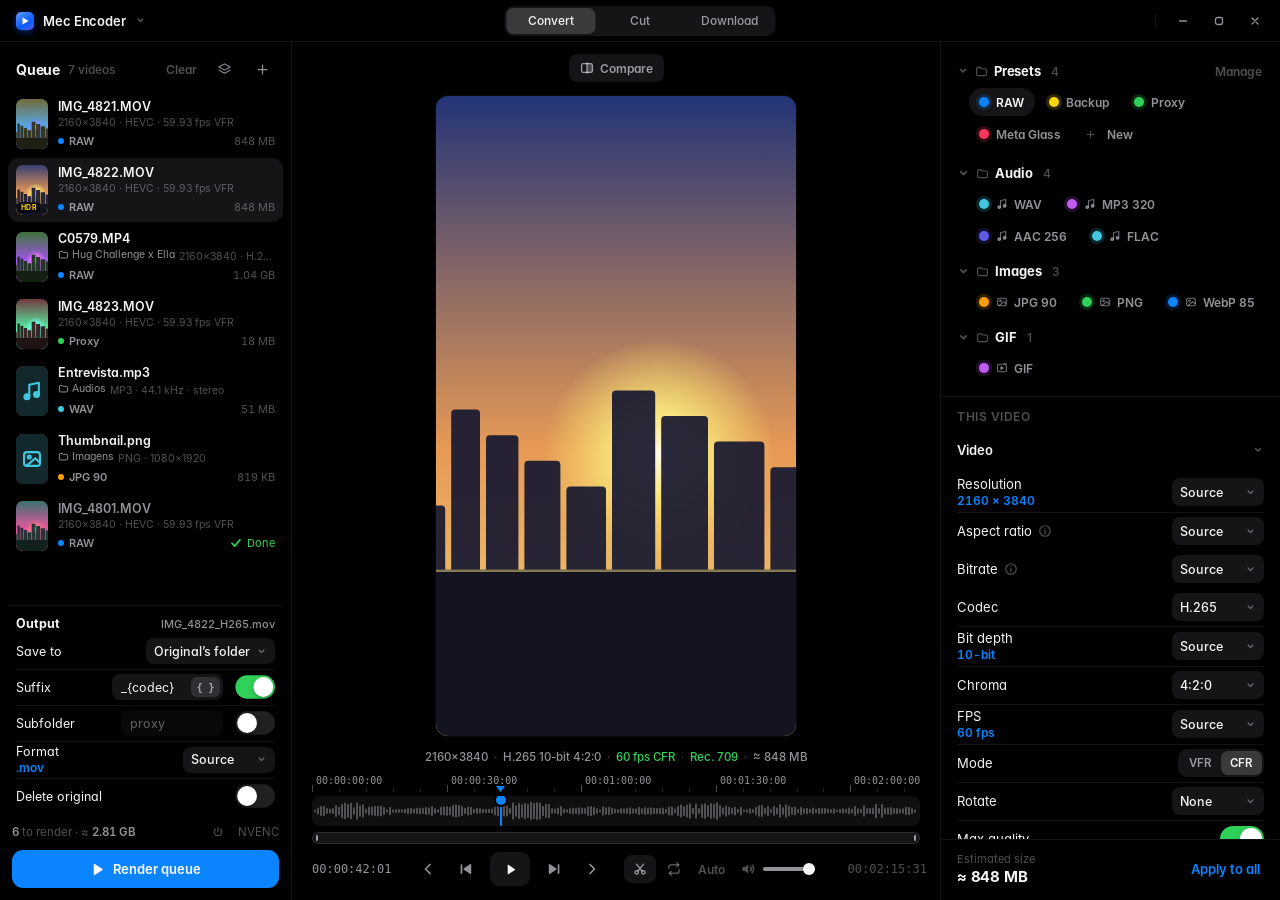
<file: app/ui/index.html>
<!doctype html>
<html lang="en" data-theme="dark" data-variant="2">
<head>
<meta charset="utf-8">
<meta name="viewport" content="width=device-width, initial-scale=1">
<title>Mec Encoder</title>
<link rel="stylesheet" href="style.css">
<link rel="stylesheet" href="v2.css">
<link rel="stylesheet" href="studio.css">
</head>
<body>
<div class="app" id="app">

  <!-- barra de título (controles no padrão do Windows, à direita) -->
  <div class="titlebar">
    <div class="drag" data-tauri-drag-region></div>
    <button class="tb-title" id="bAppMenu">
      <span class="logo"><svg viewBox="0 0 10 10" fill="currentColor"><path d="M2.5 1.6v6.8L8.6 5z"/></svg></span>
      Mec Encoder
      <svg class="chev" viewBox="0 0 12 12" fill="none" stroke="currentColor" stroke-width="1.6" stroke-linecap="round" stroke-linejoin="round"><path d="M3.5 4.5L6 7l2.5-2.5"/></svg>
    </button>
    <div class="tabs" id="tabs"><button data-view="conv" id="tConv"></button><button data-view="cut" id="tCut"></button><button data-view="dl" id="tDl"></button></div>
    <div class="tb-actions">
      <button class="update-pill" id="bUpdate" hidden><svg viewBox="0 0 16 16" fill="none" stroke="currentColor" stroke-width="1.6" stroke-linecap="round" stroke-linejoin="round"><path d="M8 2.5v8M4.5 7L8 10.5 11.5 7M3 13.5h10"/></svg><span></span></button>
<span class="tb-sep"></span>
      <div class="win">
        <button class="w-min" id="bMin"><svg viewBox="0 0 12 12"><path d="M2.5 6h7" stroke="currentColor" stroke-width="1.3" stroke-linecap="round"/></svg></button>
        <button class="w-max" id="bMax"><svg viewBox="0 0 12 12"><rect x="2.5" y="2.5" width="7" height="7" rx="2" fill="none" stroke="currentColor" stroke-width="1.3"/></svg></button>
        <button class="w-close" id="bClose"><svg viewBox="0 0 12 12"><path d="M3 3l6 6M9 3L3 9" stroke="currentColor" stroke-width="1.3" stroke-linecap="round"/></svg></button>
      </div>
    </div>
  </div>

  <div class="main">

    <!-- FILA -->
    <section class="card" id="queueCard">
      <div class="card-head"><h2 id="lQueue"></h2><span class="count" id="qCount"></span>
        <button class="link" id="bClearDone"></button>
        <button class="add-btn" id="bSetAll" data-menu="1"><svg viewBox="0 0 24 24" fill="none" stroke="currentColor" stroke-width="1.8" stroke-linecap="round" stroke-linejoin="round"><path d="M12 3l9 5-9 5-9-5z"/><path d="M3 13l9 5 9-5"/></svg></button>
        <button class="add-btn" id="bAdd"><svg viewBox="0 0 24 24" fill="none" stroke="currentColor" stroke-width="2" stroke-linecap="round"><path d="M12 5v14M5 12h14"/></svg></button>
      </div>
      <div class="all-drop" id="allDrop"><div class="all-drop-in"><svg viewBox="0 0 24 24" fill="none" stroke="currentColor" stroke-width="1.8" stroke-linecap="round" stroke-linejoin="round"><path d="M12 3l9 5-9 5-9-5z"/><path d="M3 13l9 5 9-5"/></svg><span id="lDropAll"></span></div></div>
      <div class="queue smooth" id="queue"><div class="sc" id="qList"></div></div>
      <div class="drop" id="drop">
        <svg viewBox="0 0 24 24" fill="none" stroke="currentColor" stroke-width="1.6" stroke-linecap="round" stroke-linejoin="round"><path d="M3 7.5A2.5 2.5 0 0 1 5.5 5H9l2 2h7.5A2.5 2.5 0 0 1 21 9.5v8a2.5 2.5 0 0 1-2.5 2.5h-13A2.5 2.5 0 0 1 3 17.5z"/><path d="M12 10.5v6M9.5 13l2.5-2.5 2.5 2.5"/></svg>
        <div class="drop-t"><b id="lDropTitle"></b><span id="lDropSub"></span></div>
      </div>
      <div class="out-panel" id="outPanel"></div>
      <div class="queue-foot">
        <div class="totals"><span id="tTotal"></span><button class="after-btn" id="bAfter" data-menu="1"></button><span id="tEta">NVENC · RTX</span></div>
        <button class="btn" id="bRender"><i class="fillbar" id="renderFill"></i>
          <svg viewBox="0 0 16 16" fill="currentColor"><path d="M4 2.6v10.8c0 .5.6.8 1 .5l8.3-5.4a.6.6 0 0 0 0-1L5 2.1c-.4-.3-1 0-1 .5z"/></svg>
          <span id="renderTxt"></span></button>
      </div>
    </section>

    <!-- PRÉVIA -->
    <section class="card preview" id="previewCard">
      <div class="pv-top">
        <div class="chips" id="chips"></div>
        <button class="cmp-btn" id="bCompare"><svg viewBox="0 0 16 16" fill="none" stroke="currentColor" stroke-width="1.5" stroke-linejoin="round"><rect x="1.8" y="3" width="12.4" height="10" rx="2"/><path d="M8 1.5v13"/><path d="M8 3h4.2a2 2 0 0 1 2 2v6a2 2 0 0 1-2 2H8z" fill="currentColor" stroke="none" opacity=".35"/></svg><span id="lCompare"></span></button>
      </div>
      <div class="stage"><div class="frame" id="frameIn" data-label=""></div><div class="frame" id="frame" data-label=""></div><div class="pv-stat" id="pvStat" hidden></div>
        <div class="play-badge tnum" id="playBadge" hidden></div>
        <div class="prep-box" id="prepBox" hidden></div>
        <div class="pv-empty" id="pvEmpty">
          <svg viewBox="0 0 48 48" fill="none" stroke="currentColor" stroke-width="1.6" stroke-linecap="round" stroke-linejoin="round"><rect x="13" y="5" width="22" height="38" rx="5"/><path d="M21 20.5v7l6-3.5z" fill="currentColor"/></svg>
          <span id="lPvEmpty"></span>
        </div>
      </div>
      <div class="pv-meta" id="pvMeta"></div>
      <div class="transport">
        <div class="ruler" id="ruler"><canvas></canvas><i class="rhead"></i></div>
        <div class="timeline" id="timeline"><div class="played"></div><canvas id="wave"></canvas><div class="trim" id="trimBox"></div><div class="tl-hint" id="tlHint" hidden></div><div class="head"></div></div>
        <div class="zscroll" id="zscroll"><div class="mini"></div><div class="zthumb"><b class="h l"></b><b class="h r"></b></div></div>
        <div class="controls">
          <span class="tc tnum" id="tcNow">00:00:00:00</span>
          <div class="mid">
            <button class="ctl trim-btn" id="bIn"><svg viewBox="0 0 16 16" fill="none" stroke="currentColor" stroke-width="1.7" stroke-linecap="round" stroke-linejoin="round"><path d="M6.5 2.5H4v11h2.5"/><path d="M9 8h4M11 6l2 2-2 2"/></svg><span id="lIn"></span></button>
            <button class="ctl" title="←"><svg viewBox="0 0 16 16" fill="none" stroke="currentColor" stroke-width="1.7" stroke-linecap="round" stroke-linejoin="round"><path d="M10 3.5L5.5 8l4.5 4.5"/></svg></button>
            <button class="ctl skip" id="bPrevEdit"><svg viewBox="0 0 16 16" fill="currentColor"><rect x="2.6" y="3.2" width="1.7" height="9.6" rx=".6"/><path d="M13.2 3.6v8.8c0 .5-.5.7-.9.5L5.6 8.5a.6.6 0 0 1 0-1l6.7-4.4c.4-.2.9 0 .9.5z"/></svg></button>
            <button class="ctl play" id="bPlay"><svg viewBox="0 0 16 16" fill="currentColor" id="playIco"><path d="M4.5 2.6v10.8c0 .5.6.8 1 .5l8-5.4a.6.6 0 0 0 0-1l-8-5.4c-.4-.3-1 0-1 .5z"/></svg></button>
            <button class="ctl skip" id="bNextEdit"><svg viewBox="0 0 16 16" fill="currentColor"><rect x="11.7" y="3.2" width="1.7" height="9.6" rx=".6"/><path d="M2.8 3.6v8.8c0 .5.5.7.9.5l6.7-4.4a.6.6 0 0 0 0-1L3.7 3.1c-.4-.2-.9 0-.9.5z"/></svg></button>
            <button class="ctl" title="→"><svg viewBox="0 0 16 16" fill="none" stroke="currentColor" stroke-width="1.7" stroke-linecap="round" stroke-linejoin="round"><path d="M6 3.5L10.5 8 6 12.5"/></svg></button>
            <button class="ctl trim-btn" id="bOut"><svg viewBox="0 0 16 16" fill="none" stroke="currentColor" stroke-width="1.7" stroke-linecap="round" stroke-linejoin="round"><path d="M9.5 2.5H12v11H9.5"/><path d="M7 8H3M5 6L3 8l2 2"/></svg><span id="lOut"></span></button>
            <button class="ctl trim-btn" id="bCut"><svg viewBox="0 0 16 16" fill="none" stroke="currentColor" stroke-width="1.5" stroke-linecap="round"><circle cx="4.2" cy="11.8" r="2"/><circle cx="11.8" cy="11.8" r="2"/><path d="M5.6 10.4L12 2.5M10.4 10.4L4 2.5"/></svg><span id="lNewCut"></span></button>
            <button class="ctl trim-btn crop-btn" id="bCrop"><svg viewBox="0 0 16 16" fill="none" stroke="currentColor" stroke-width="1.5" stroke-linecap="round" stroke-linejoin="round"><path d="M4.5 1.5v10h10"/><path d="M1.5 4.5h10v10"/></svg><span id="lCrop"></span></button>
            <button class="open-cut" id="bOpenCut"><svg viewBox="0 0 16 16" fill="none" stroke="currentColor" stroke-width="1.5" stroke-linecap="round"><circle cx="4.2" cy="11.8" r="2"/><circle cx="11.8" cy="11.8" r="2"/><path d="M5.6 10.4L12 2.5M10.4 10.4L4 2.5"/></svg><span id="lOpenCut"></span></button>
          </div>
          <div class="pl-tools">
            <button class="pl-skip" id="bSkip" hidden><svg viewBox="0 0 16 16" fill="none" stroke="currentColor" stroke-width="1.5" stroke-linecap="round" stroke-linejoin="round"><rect x="1.2" y="9.6" width="4" height="4" rx="1" fill="currentColor" stroke="none"/><rect x="10.8" y="9.6" width="4" height="4" rx="1" fill="currentColor" stroke="none"/><path d="M3.2 7.6C4 4 12 4 12.8 7.6"/><path d="M10.6 6.6l2.2 1 .6-2.3"/></svg><span id="lSkip"></span></button>
            <button class="pl-btn" id="bLoop"><svg viewBox="0 0 16 16" fill="none" stroke="currentColor" stroke-width="1.5" stroke-linecap="round" stroke-linejoin="round"><path d="M2.8 7.2V6.3a2.6 2.6 0 0 1 2.6-2.6h7.2"/><path d="M10.8 1.9l1.8 1.8-1.8 1.8"/><path d="M13.2 8.8v.9a2.6 2.6 0 0 1-2.6 2.6H3.4"/><path d="M5.2 14.1l-1.8-1.8 1.8-1.8"/></svg></button>
            <button class="pl-btn pl-q tnum" id="bQual" data-menu>Auto</button>
            <button class="pl-btn pl-rate tnum" id="bRate">1×</button>
            <button class="pl-btn pl-vol" id="bVol"><svg viewBox="0 0 16 16" fill="none" stroke="currentColor" stroke-width="1.5" stroke-linecap="round" stroke-linejoin="round"><path d="M2.4 6.1v3.8h2.5L8.2 12.6V3.4L4.9 6.1z" fill="currentColor" stroke="none"/><path class="w1" d="M10.4 6.1a2.7 2.7 0 0 1 0 3.8"/><path class="w2" d="M12.1 4.3a5.2 5.2 0 0 1 0 7.4"/><path class="mx" d="M10.6 6.2l3.4 3.6M14 6.2l-3.4 3.6"/></svg></button>
            <input type="range" class="vol-r" id="volR" min="0" max="100" step="1" value="100">
            <i class="meter" id="meter"><b></b><b></b></i>
          </div>
          <span class="tc end tnum" id="tcEnd">00:00:00:00</span>
        </div>
      </div>
    </section>

    <!-- INSPETOR -->
    <section class="card" id="inspector">
      <div class="card-head"><button class="fold-btn pf-main" id="bFoldPresets"><svg class="chev" viewBox="0 0 12 12" fill="none" stroke="currentColor" stroke-width="1.6" stroke-linecap="round" stroke-linejoin="round"><path d="M3.5 4.5L6 7l2.5-2.5"/></svg><svg class="fico" viewBox="0 0 16 16" fill="none" stroke="currentColor" stroke-width="1.4" stroke-linejoin="round"><path d="M2 4.5A1.5 1.5 0 0 1 3.5 3h3l1.5 1.6h4.5A1.5 1.5 0 0 1 14 6.1v5.4a1.5 1.5 0 0 1-1.5 1.5h-9A1.5 1.5 0 0 1 2 11.5z"/></svg><h2 id="lPresets"></h2><small id="pfMainCount"></small></button><button class="link" id="bManage"></button></div>
      <div class="fold" id="presetsFold"><div class="fold-in">
        <div class="presets" id="presets"></div>
      </div></div>
      <div class="presets pfolders" id="presetFolders"></div>
      <div class="preset-desc" id="presetDesc"></div>
      <div class="insp-title"><h3 id="inspFor"></h3><span class="modified" id="modified"><i></i><span id="lModified"></span></span><button class="link discard" id="bDiscard"></button><button class="link" id="bSavePreset"></button></div>
      <div class="inspector-body smooth" id="insp"><div class="sc" id="inspIn"></div></div>
      <div class="insp-foot">
        <div class="est" id="estBox"><small id="lEst"></small><b class="tnum" id="est"></b></div>
        <button class="btn small ghost" id="bApplyAll"></button>
      </div>
    </section>
  </div>

  <!-- janela "Escolher qualidade" da aba Baixar -->
  <div class="dk-modal-bg" id="dlPickBg" hidden><div class="dk-modal" id="dlPick" role="dialog"></div></div>
  <div class="dk-modal-bg" id="dlListBg" hidden><div class="dk-modal ls-modal" id="dlList" role="dialog"></div></div>
  <div class="dk-modal-bg" id="dlOptsBg" hidden><div class="dk-modal dk-opts-modal" role="dialog"><div class="dk-pk-head"><div><b id="lDlOptsT"></b></div><button class="dk-ib x" id="bDlOptsX"></button></div>
    <div class="dk-pk-body"><div class="dk-set" id="dlOptSet"></div><div class="dk-acc" id="dlAcc"></div></div></div></div>

  <!-- ABA BAIXAR -->
  <div class="dlv" id="dlView">
    <aside class="dk-side">
      <div class="dk-blk">
        <div class="dk-quick">
          <button class="dk-btn dk-pri" id="bDlVideo"><svg viewBox="0 0 16 16" fill="currentColor"><path d="M9.2 1.6 3.4 9h4l-1 5.4L12.6 7h-4z"/></svg><span id="lDlVideo"></span><span class="dk-keys" id="kDlVideo"></span></button>
          <button class="dk-btn dk-sec dk-qa" id="bDlAudio"><svg viewBox="0 0 16 16" fill="none" stroke="currentColor" stroke-width="1.6" stroke-linecap="round" stroke-linejoin="round"><path d="M6 12V3.5l7-1.5V10.5"/><circle cx="4.2" cy="12" r="1.8"/><circle cx="11.2" cy="10.5" r="1.8"/></svg><span id="lDlAudio"></span></button>
          <button class="dk-btn dk-sec dk-qa dk-qgif" id="bDlGif"><b>GIF</b></button>
        </div>
        <p class="dk-hint" id="lDlCap"></p>
        <button class="dk-btn dk-sec" id="bDlPick"><svg viewBox="0 0 16 16" fill="none" stroke="currentColor" stroke-width="1.6" stroke-linecap="round" stroke-linejoin="round"><path d="M8 2.5v8M4.5 7L8 10.5 11.5 7M3 13.5h10"/></svg><span id="lDlPick"></span></button>
        <p class="dk-hint" id="lDlPickSub"></p>
        <button class="dk-btn dk-sec" id="bDlList"><svg viewBox="0 0 16 16" fill="none" stroke="currentColor" stroke-width="1.6" stroke-linecap="round" stroke-linejoin="round"><path d="M6 4h7.5M6 8h7.5M6 12h7.5"/><circle cx="3" cy="4" r=".6" fill="currentColor"/><circle cx="3" cy="8" r=".6" fill="currentColor"/><circle cx="3" cy="12" r=".6" fill="currentColor"/></svg><span id="lDlList"></span></button>
        <p class="dk-hint" id="lDlListSub"></p>
        <div class="dk-clip" id="dlClip"></div>
      </div>
      <div class="dk-fx" id="dlFx" hidden></div>
      <div class="dk-blk dk-set" id="dlSet"></div>
      <div class="dk-foot"><button class="dk-opts" id="bDlOpts"><svg viewBox="0 0 16 16" fill="none" stroke="currentColor" stroke-width="1.5" stroke-linecap="round"><path d="M3 4.5h10M3 8h10M3 11.5h10"/><circle cx="6" cy="4.5" r="1.4" fill="var(--side)"/><circle cx="10.5" cy="8" r="1.4" fill="var(--side)"/><circle cx="5" cy="11.5" r="1.4" fill="var(--side)"/></svg><span id="lDlOpts"></span></button><span id="dlFoot"></span></div>
    </aside>
    <section class="dk-list">
      <div class="dk-lhead"><div class="dk-tabs" id="dlTabs"></div><button class="link" id="bDlClear"></button>
        <button class="dk-ghost" id="bDlOpen"><svg viewBox="0 0 16 16" fill="none" stroke="currentColor" stroke-width="1.5" stroke-linejoin="round"><path d="M2 4.8A1.8 1.8 0 0 1 3.8 3h2.6l1.5 1.5h4.3A1.8 1.8 0 0 1 14 6.3v5A1.8 1.8 0 0 1 12.2 13H3.8A1.8 1.8 0 0 1 2 11.2z"/></svg><span id="lDlOpen"></span></button></div>
      <div class="dk-rows" id="dlRows"></div>
    </section>
  </div>

</div>

<!-- configurações -->
<div class="sheet-bg" id="sheetBg"></div>
<div class="sheet" id="sheet" role="dialog">
  <div class="sheet-head"><button class="sheet-back" id="bSheetBack" hidden><svg viewBox="0 0 16 16" fill="none" stroke="currentColor" stroke-width="1.8" stroke-linecap="round" stroke-linejoin="round"><path d="M10 3.5 5.5 8l4.5 4.5"/></svg></button><h2 id="lSettings"></h2><button class="sheet-done" id="bDone"></button></div>
  <div class="sheet-body smooth" id="sheetScroll"><div class="sc" id="sheetBody"></div></div>
</div>

<!-- aba Cortar sem vídeo: abrir ou arrastar -->
<section class="cutter cut-blank" id="cutBlank" hidden><div class="dk-empty"><div>
  <svg viewBox="0 0 16 16" fill="none" stroke="currentColor" stroke-width="1.4" stroke-linecap="round"><circle cx="4.2" cy="11.8" r="2"/><circle cx="11.8" cy="11.8" r="2"/><path d="M5.6 10.4L12 2.5M10.4 10.4L4 2.5"/></svg>
  <b id="lCutBlankT"></b><span id="lCutBlankS"></span><button class="dk-btn dk-sec" id="bCutOpenFile"></button></div></div></section>

<!-- CORTADOR: página própria (a prévia e a linha do tempo vêm para cá) -->
<section class="cutter" id="cutter" hidden>
  <header class="cut-head">
    <div class="cut-title"><svg viewBox="0 0 16 16" fill="none" stroke="currentColor" stroke-width="1.5" stroke-linecap="round"><circle cx="4.2" cy="11.8" r="2"/><circle cx="11.8" cy="11.8" r="2"/><path d="M5.6 10.4L12 2.5M10.4 10.4L4 2.5"/></svg><h2 id="lCutter"></h2><b id="cutFile"></b><small id="cutInfo"></small></div>
    <div class="cut-actions"><span class="cut-saved" id="cutSaved" hidden></span><button class="btn small ghost" id="bCutCancel"></button><button class="btn small ghost" id="bCutDone"></button><button class="btn small cut-export" id="bCutExport"></button></div>
  </header>
  <div class="cut-body">
    <div class="cut-main"><div class="cut-stage" id="cutStageSlot"></div><div class="cut-transport" id="cutTransportSlot"></div></div>
    <aside class="cut-side">
      <div class="crop-card" id="cropCard" hidden></div>
      <div class="cut-side-head"><h3 id="lCuts"></h3><small id="cutTotal"></small><button class="link" id="bClearCuts"></button></div>
      <div class="cut-mode" id="cutMode" hidden><button data-v="split"><svg viewBox="0 0 16 16" fill="none" stroke="currentColor" stroke-width="1.5" stroke-linejoin="round"><rect x="1.5" y="4" width="5.5" height="8" rx="1.5"/><rect x="9" y="4" width="5.5" height="8" rx="1.5"/></svg><span id="lCutSplit"></span></button><button data-v="join"><svg viewBox="0 0 16 16" fill="none" stroke="currentColor" stroke-width="1.5" stroke-linejoin="round"><rect x="1.5" y="4" width="13" height="8" rx="1.5"/><path d="M8 4v8" stroke-dasharray="1.5 1.5"/></svg><span id="lCutJoin"></span></button></div>
      <div class="cut-list smooth" id="cutList"></div>
      <div class="cut-out" id="cutOut"></div>
      <div class="cut-keys" id="cutKeys"></div>
    </aside>
  </div>
</section>

<!-- novidades -->
<div class="sheet-bg news-bg" id="newsBg"></div>
<div class="sheet news" id="news" role="dialog" aria-labelledby="lNews">
  <div class="sheet-head"><h2 id="lNews"></h2><button class="sheet-done" id="bNewsDone"></button></div>
  <div class="sheet-body smooth" id="newsBody"></div>
</div>

<!-- desligar / suspender ao terminar -->
<div class="sheet-bg power-bg" id="powerBg"></div>
<div class="sheet power" id="power" role="alertdialog" aria-labelledby="powerTitle">
  <div class="power-in"><div class="power-ring"><svg viewBox="0 0 44 44"><circle cx="22" cy="22" r="19"/><circle class="arc" cx="22" cy="22" r="19"/></svg><b id="powerN">60</b></div>
    <h2 id="powerTitle"></h2><p id="powerSub"></p>
    <div class="power-btns"><button class="btn" id="bPowerCancel"></button><button class="link" id="bPowerNow"></button></div></div>
</div>

<div class="menu" id="menu"></div>
<div class="drag-ghost" id="ghost"></div>
<div class="toast" id="toast"><i></i><span id="toastTxt"></span></div>
<audio id="sfxDone" src="sounds/done.mp3" preload="auto"></audio>

<div class="upd-card" id="updCard" hidden></div>
  <script src="i18n.js"></script>
  <script src="i18n-es.js"></script>
  <script src="i18n-fr.js"></script>
  <script src="i18n-de.js"></script>
  <script src="i18n-it.js"></script>
  <script src="i18n-ru.js"></script>
  <script src="i18n-ja.js"></script>
  <script src="i18n-ko.js"></script>
  <script src="i18n-zh.js"></script>
  <script src="i18n-dl.js"></script>
  <script src="i18n-gif.js"></script>
  <script src="i18n-view.js"></script>
<script src="news.js"></script>
<script src="demo.js"></script>
<script src="player.js"></script>
  <script src="app.js"></script>
</body>
</html>
</file>
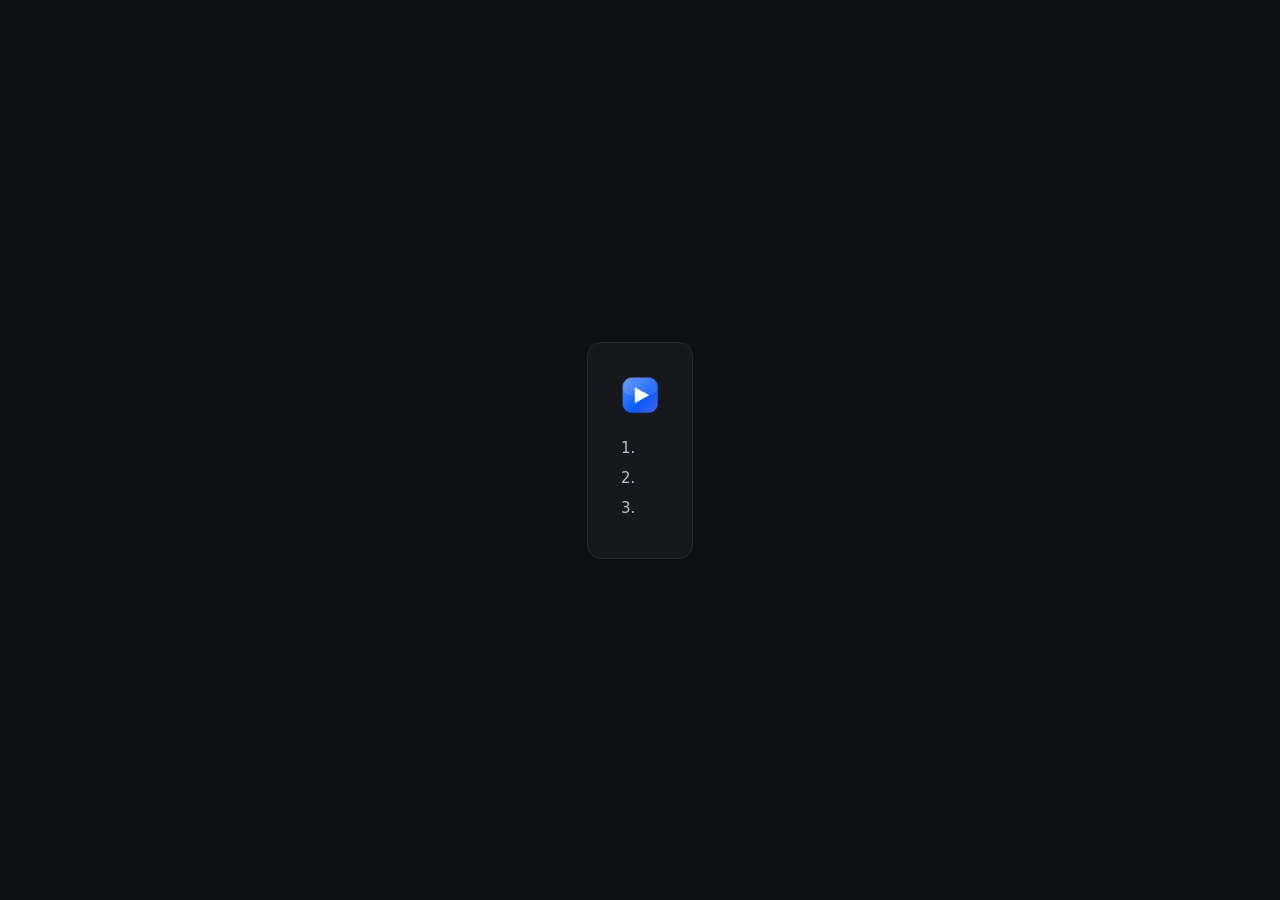
<file: browser/firefox/help.html>
<!DOCTYPE html>
<html>
<head>
<meta charset="utf-8">
<title>Mec Encoder</title>
<style>
  body { font: 15px/1.6 system-ui, sans-serif; background: #0f1012; color: #e9e9ea; display: grid; place-items: center; min-height: 100vh; margin: 0; }
  main { max-width: 460px; padding: 32px; background: #17181b; border: 1px solid #26282d; border-radius: 14px; }
  h1 { font-size: 19px; font-weight: 600; margin: 12px 0 14px; }
  ol { padding-left: 20px; margin: 0; color: #b9bbc1; }
  li { margin: 6px 0; }
  img { width: 40px; height: 40px; }
</style>
</head>
<body>
<main>
  <img src="icons/96.png" alt="">
  <h1 data-i18n="helpTitle"></h1>
  <ol>
    <li data-i18n="help1"></li>
    <li data-i18n="help2"></li>
    <li data-i18n="help3"></li>
  </ol>
</main>
<script src="help.js"></script>
</body>
</html>
</file>
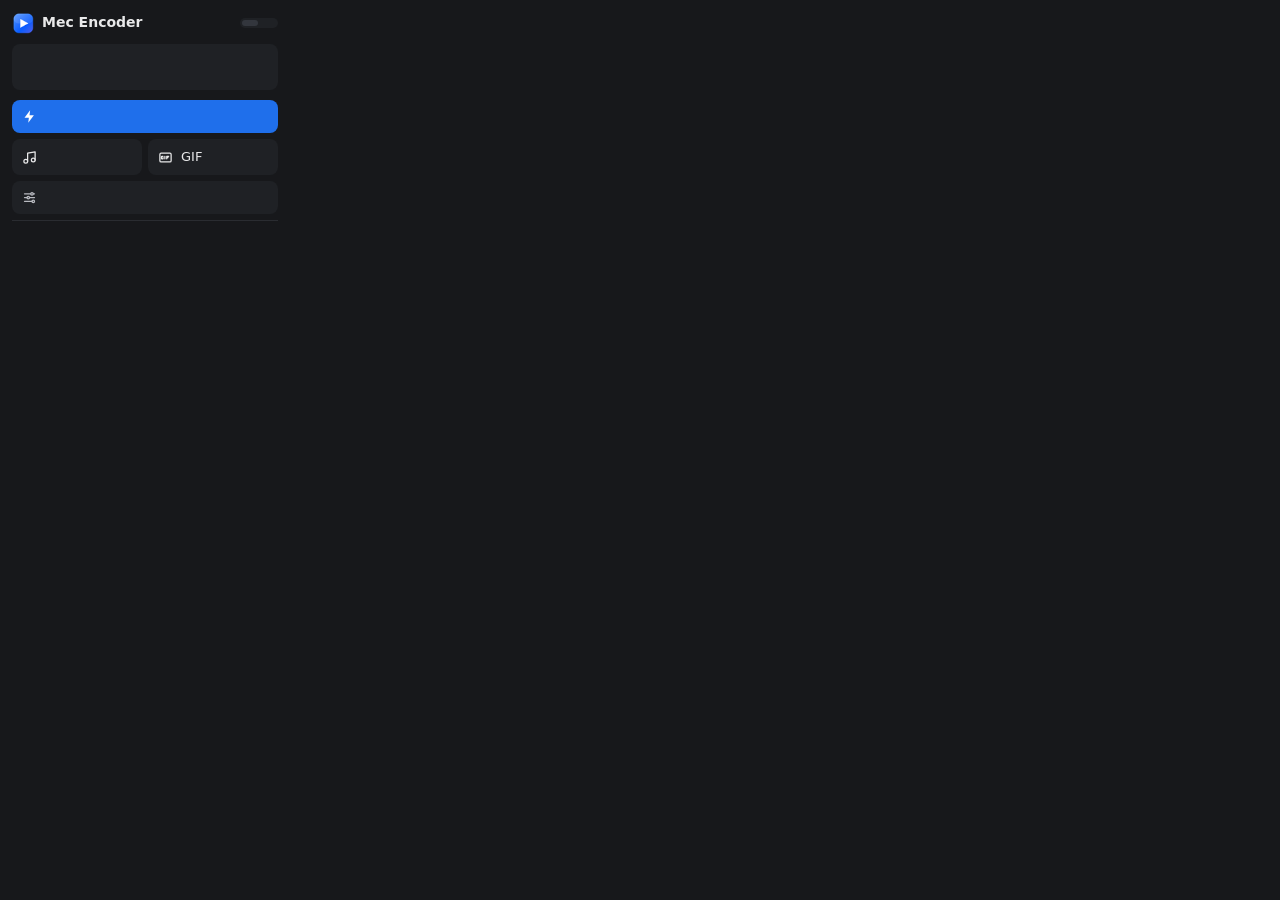
<file: browser/firefox/popup.html>
<!DOCTYPE html>
<html>
<head>
<meta charset="utf-8">
<link rel="stylesheet" href="popup.css">
</head>
<body>
  <header>
    <img src="icons/32.png" alt=""><span>Mec Encoder</span>
    <nav class="tabs" role="tablist">
      <button role="tab" data-tab="main" class="on" data-i18n="tabMain"></button>
      <button role="tab" data-tab="adv" data-i18n="tabAdvanced"></button>
    </nav>
  </header>

  <!-- Baixar -->
  <main id="tab-main">
    <section id="src" class="src">
      <div class="src-label" id="srcLabel"></div>
      <div class="src-url" id="srcUrl"></div>
    </section>

    <button id="bQuick" class="btn primary" data-kind="video">
      <span><svg viewBox="0 0 24 24"><path d="M13 2 4 14h7l-1 8 9-12h-7z"/></svg><b data-i18n="btnQuick"></b></span>
      <small data-i18n="btnQuickSub"></small>
    </button>
    <div class="row">
      <button class="btn" data-kind="audio"><svg viewBox="0 0 24 24"><path d="M9 18V5l12-2v13"/><circle cx="6" cy="18" r="3"/><circle cx="18" cy="16" r="3"/></svg><span data-i18n="btnAudio"></span></button>
      <button class="btn" data-kind="gif"><svg viewBox="0 0 24 24"><rect x="3" y="5" width="18" height="14" rx="2"/><path d="M8 10h-1.5a1 1 0 0 0-1 1v2a1 1 0 0 0 1 1H8v-2M11 10v4M14 14v-4h3M14 12h2"/></svg><span>GIF</span></button>
    </div>
    <button class="btn ghost" data-kind="pick">
      <svg viewBox="0 0 24 24"><path d="M4 6h10M18 6h2M4 12h4M12 12h8M4 18h12"/><circle cx="16" cy="6" r="2"/><circle cx="10" cy="12" r="2"/><circle cx="18" cy="18" r="2"/></svg>
      <span data-i18n="btnPick"></span><small data-i18n="btnPickSub"></small>
    </button>

    <button id="swap" class="swap" hidden></button>
    <div id="msg" class="msg" hidden></div>
  </main>

  <!-- Avançado -->
  <main id="tab-adv" hidden>
    <label class="toggle">
      <span><b data-i18n="floatToggle"></b><small id="floatHint" data-i18n="floatSub"></small></span>
      <input type="checkbox" id="float"><i></i>
    </label>

    <div class="group" id="floatOpts">
      <div class="label" data-i18n="posDefault"></div>
      <div class="corners" role="radiogroup">
        <button data-corner="top-left" aria-label="↖"><i></i></button>
        <button data-corner="top-center" aria-label="↑"><i></i></button>
        <button data-corner="top-right" aria-label="↗"><i></i></button>
        <button data-corner="bottom-left" aria-label="↙"><i></i></button>
        <button data-corner="bottom-center" aria-label="↓"><i></i></button>
        <button data-corner="bottom-right" aria-label="↘"><i></i></button>
      </div>
      <div class="note" data-i18n="posHint2"></div>

      <div class="label" data-i18n="blocked"></div>
      <div class="add">
        <input id="blkInput" type="text" spellcheck="false">
        <button id="blkAdd" class="small" data-i18n="blockedAdd"></button>
      </div>
      <button id="blkThis" class="link" hidden></button>
      <ul id="blkList" class="list"></ul>
    </div>
  </main>

  <script src="popup.js"></script>
</body>
</html>
</file>
<file: app/ui/style.css>
/* Mec Encoder — interface
   Estilo Apple minimalista, dois temas (escuro/claro), animações com mola. */

@font-face{font-family:"Inter Mec";src:url(fonts/Inter-Regular.woff) format("woff");font-weight:400;font-display:block}
@font-face{font-family:"Inter Mec";src:url(fonts/Inter-Medium.woff) format("woff");font-weight:500;font-display:block}
@font-face{font-family:"Inter Mec";src:url(fonts/Inter-SemiBold.woff) format("woff");font-weight:600;font-display:block}
@font-face{font-family:"Inter Mec";src:url(fonts/Inter-Bold.woff) format("woff");font-weight:700;font-display:block}

:root{
  --ease:cubic-bezier(.32,.72,0,1);
  --spring:cubic-bezier(.34,1.56,.64,1);
  --font:"Inter Mec","Segoe UI Variable Text","Segoe UI",system-ui,sans-serif;
  --mono:ui-monospace,"Cascadia Code",Consolas,monospace;

  --blue:#0A84FF; --green:#30D158; --red:#FF453A; --orange:#FF9F0A; --yellow:#FFD60A;
  --purple:#BF5AF2; --teal:#40C8E0; --pink:#FF375F; --indigo:#5E5CE6;
}

/* ---------- tema escuro (padrão) ---------- */
:root,[data-theme="dark"]{
  --bg:#0B0B0E;
  --panel:#151518;
  --panel-2:#1C1C20;
  --fill:rgba(118,118,128,.20);
  --fill-2:rgba(118,118,128,.30);
  --hover:rgba(255,255,255,.05);
  --stroke:rgba(255,255,255,.07);
  --stroke-2:rgba(255,255,255,.12);
  --sep:rgba(255,255,255,.08);
  --text:#F5F5F7;
  --text-2:rgba(235,235,245,.62);
  --text-3:rgba(235,235,245,.34);
  --knob:#fff;
  --seg-pill:#636366;
  --shadow:0 1px 0 rgba(255,255,255,.04) inset,0 10px 30px rgba(0,0,0,.35);
  --stage:#050506;
  --tint-a:.20;
  --wave:rgba(235,235,245,.30);
  --menu:rgba(40,40,44,.96);
  color-scheme:dark;
}

/* ---------- tema claro ---------- */
[data-theme="light"]{
  --bg:#ECECF0;
  --panel:#FFFFFF;
  --panel-2:#F5F5F8;
  --fill:rgba(118,118,128,.12);
  --fill-2:rgba(118,118,128,.20);
  --hover:rgba(0,0,0,.035);
  --stroke:rgba(0,0,0,.06);
  --stroke-2:rgba(0,0,0,.10);
  --sep:rgba(60,60,67,.12);
  --text:#1C1C1E;
  --text-2:rgba(60,60,67,.66);
  --text-3:rgba(60,60,67,.36);
  --knob:#fff;
  --seg-pill:#FFFFFF;
  --shadow:0 1px 2px rgba(0,0,0,.04),0 8px 24px rgba(0,0,0,.06);
  --stage:#E2E2E7;
  --tint-a:.14;
  --wave:rgba(60,60,67,.30);
  --menu:rgba(255,255,255,.97);
  --blue:#007AFF; --green:#34C759; --red:#FF3B30; --orange:#FF9500; --purple:#AF52DE; --indigo:#5856D6; --teal:#30B0C7; --pink:#FF2D55;
  color-scheme:light;
}


/* ---------- tema OLED (preto puro) ---------- */
[data-theme="oled"]{
  --bg:#000; --panel:#000; --panel-2:#0A0A0B;
  --fill:rgba(118,118,128,.18); --fill-2:rgba(118,118,128,.28); --hover:rgba(255,255,255,.045);
  --stroke:rgba(255,255,255,.06); --stroke-2:rgba(255,255,255,.10); --sep:rgba(255,255,255,.075);
  --seg-pill:#3A3A3C; --shadow:none; --stage:#000; --menu:rgba(18,18,20,.97);
  color-scheme:dark;
}

*{box-sizing:border-box;-webkit-tap-highlight-color:transparent}
html,body{margin:0;height:100%;background:var(--bg);color:var(--text);font-family:var(--font);font-size:13px;
  -webkit-font-smoothing:antialiased;overflow:hidden;user-select:none;-webkit-user-select:none;
  font-feature-settings:"cv11"}
body{transition:background .5s var(--ease),color .5s var(--ease)}
button{font:inherit;color:inherit;border:0;background:none;cursor:pointer;padding:0}
input{font:inherit;color:var(--text)}
svg{display:block}
.tnum{font-variant-numeric:tabular-nums}

/* troca de tema suave */
.theming *,.theming *::before,.theming *::after{transition:background-color .5s var(--ease),color .5s var(--ease),border-color .5s var(--ease),box-shadow .5s var(--ease)!important}

.app{height:100%;display:flex;flex-direction:column}

/* ---------- barra de título ---------- */
.titlebar{position:relative;height:46px;flex:none;display:flex;align-items:center;padding:0 8px 0 18px;gap:6px}
.titlebar .drag{position:absolute;inset:0}
.tb-title{position:relative;z-index:0;display:flex;align-items:center;gap:9px;font-size:13px;font-weight:600;color:var(--text-2);pointer-events:none;letter-spacing:-.1px}
.tb-title .logo{width:18px;height:18px;border-radius:5px;background:linear-gradient(145deg,#5E9BFF,#0A5CFF 60%,#5E5CE6);
  box-shadow:0 2px 6px rgba(10,92,255,.45);display:grid;place-items:center}
.tb-title .logo svg{width:10px;height:10px;color:#fff}
.tb-actions{position:relative;z-index:1;margin-left:auto;display:flex;align-items:center;gap:2px}
.tb-sep{width:1px;height:16px;background:var(--sep);margin:0 8px}
/* controles da janela: posição do Windows, acabamento Apple */
.win{display:flex;gap:2px}
.win button{width:34px;height:28px;border-radius:8px;display:grid;place-items:center;color:var(--text-2);
  transition:background .2s var(--ease),color .2s,transform .3s var(--spring)}
.win button svg{width:12px;height:12px}
.win button:hover{background:var(--fill);color:var(--text)}
.win button:active{transform:scale(.9)}
.win .w-close:hover{background:#E81123;color:#fff}
.icon-btn{position:relative;z-index:1;width:30px;height:30px;border-radius:50%;display:grid;place-items:center;
  color:var(--text-2);transition:background .2s,color .2s,transform .3s var(--spring)}
.icon-btn:hover{background:var(--fill);color:var(--text)}
.icon-btn:active{transform:scale(.88)}
.icon-btn svg{width:17px;height:17px}
.theme-btn .sun,.theme-btn .moon{position:absolute;inset:0;margin:auto;transition:transform .55s var(--spring),opacity .3s}
[data-theme="dark"] .theme-btn .sun,[data-theme="studio"] .theme-btn .sun{transform:rotate(-90deg) scale(.4);opacity:0}
[data-theme="light"] .theme-btn .moon{transform:rotate(90deg) scale(.4);opacity:0}

/* ---------- layout ---------- */
.main{flex:1;min-height:0;display:grid;grid-template-columns:310px minmax(0,1fr) 350px;gap:10px;padding:0 10px 10px}
.card{background:var(--panel);border-radius:18px;box-shadow:var(--shadow);border:1px solid var(--stroke);
  min-height:0;display:flex;flex-direction:column;overflow:hidden}
.card-head{display:flex;align-items:center;gap:8px;padding:14px 16px 10px;flex:none}
.card-head h2{margin:0;font-size:15px;font-weight:650;letter-spacing:-.2px}
.card-head .count{font-size:12px;color:var(--text-3);font-weight:500}
.card-head .link{margin-left:auto;color:var(--blue);font-weight:550;font-size:13px;padding:4px 2px;transition:opacity .2s}
.card-head .link:hover{opacity:.75}

/* ---------- fila ---------- */
.queue{flex:1;min-height:0;overflow:auto;padding:2px 8px 8px;display:flex;flex-direction:column;gap:4px}
.queue::-webkit-scrollbar,.inspector-body::-webkit-scrollbar,.presets::-webkit-scrollbar{width:0}
.item{position:relative;display:flex;gap:11px;padding:8px;border-radius:13px;cursor:pointer;align-items:center;
  transition:background .25s var(--ease),transform .35s var(--spring),box-shadow .25s}
.item:hover{background:var(--hover)}
.item.sel{background:var(--fill)}
.item:active{transform:scale(.985)}
.item.enter{animation:itemIn .55s var(--spring) both;animation-delay:var(--d,0ms)}
@keyframes itemIn{from{opacity:0;transform:translateY(-8px) scale(.97)}to{opacity:1;transform:none}}
.thumb{width:40px;height:62px;border-radius:9px;flex:none;position:relative;overflow:hidden;background:#222;
  box-shadow:0 0 0 .5px var(--stroke-2) inset}
.thumb svg{width:100%;height:100%}
.thumb .hdr{position:absolute;left:3px;bottom:3px;font-size:8px;font-weight:700;padding:1px 3px;border-radius:3px;
  background:rgba(0,0,0,.55);color:#FFD60A;letter-spacing:.3px;backdrop-filter:blur(4px)}
.item .meta{flex:1;min-width:0;display:flex;flex-direction:column;gap:3px}
.item .name{font-size:13px;font-weight:550;white-space:nowrap;overflow:hidden;text-overflow:ellipsis}
.item .spec{font-size:11px;color:var(--text-3);white-space:nowrap;overflow:hidden;text-overflow:ellipsis}
.item .row2{display:flex;align-items:center;gap:6px;margin-top:2px;min-width:0}
.badge{display:inline-flex;align-items:center;gap:5px;height:20px;padding:0 8px 0 6px;border-radius:99px;font-size:11px;font-weight:600;
  color:var(--c);background:color-mix(in srgb,var(--c) calc(var(--tint-a)*100%),transparent);white-space:nowrap;
  transition:color .3s,background .3s,transform .4s var(--spring)}
.badge i{width:6px;height:6px;border-radius:50%;background:var(--c)}
.badge.bump{animation:bump .5s var(--spring)}
@keyframes bump{40%{transform:scale(1.12)}}
.warn{display:inline-grid;place-items:center;width:20px;height:20px;border-radius:50%;color:var(--orange);
  background:color-mix(in srgb,var(--orange) calc(var(--tint-a)*100%),transparent);flex:none}
.warn svg{width:12px;height:12px}
.state{margin-left:auto;flex:none;font-size:11px;color:var(--text-3);display:flex;align-items:center;gap:4px}
.state.done{color:var(--green)}
.state.err{color:var(--red)}
.state svg{width:14px;height:14px}
.prog{position:absolute;left:59px;right:10px;bottom:5px;height:3px;border-radius:99px;background:var(--fill);overflow:hidden;opacity:0;transition:opacity .3s}
.prog i{position:absolute;inset:0;transform-origin:left;transform:scaleX(var(--p,0));background:var(--blue);border-radius:99px;transition:transform .5s var(--ease)}
.item.running .prog{opacity:1}
.item .x{position:absolute;right:6px;top:6px;width:20px;height:20px;border-radius:50%;display:grid;place-items:center;color:var(--text-3);
  opacity:0;transform:scale(.6);transition:opacity .2s,transform .3s var(--spring),background .2s}
.item:hover .x{opacity:1;transform:none}
.item .x:hover{background:var(--fill-2);color:var(--text)}
.item .x svg{width:9px;height:9px}
.item:hover .state{opacity:0}

.drop{margin:4px 8px 10px;border-radius:14px;border:1.5px dashed var(--stroke-2);padding:14px;display:flex;align-items:center;gap:12px;
  color:var(--text-3);font-size:12px;transition:border-color .3s,background .3s,color .3s;cursor:pointer;flex:none}
.drop:hover{border-color:var(--blue);color:var(--text-2);background:color-mix(in srgb,var(--blue) 6%,transparent)}
.drop svg{width:22px;height:22px;flex:none}
.drop b{color:var(--text-2);font-weight:600;display:block;margin-bottom:1px}

.queue-foot{flex:none;padding:10px 12px 12px;border-top:1px solid var(--sep);display:flex;flex-direction:column;gap:10px}
.totals{display:flex;justify-content:space-between;font-size:11.5px;color:var(--text-3)}
.totals b{color:var(--text-2);font-weight:600}
.btn{height:42px;border-radius:13px;background:var(--blue);color:#fff;font-weight:600;font-size:14px;display:flex;
  align-items:center;justify-content:center;gap:8px;transition:transform .3s var(--spring),filter .2s,opacity .2s,background .3s;position:relative;overflow:hidden}
.btn:hover{filter:brightness(1.07)}
.btn:active{transform:scale(.97)}
.btn svg{width:15px;height:15px}
.btn.ghost{background:var(--fill);color:var(--text)}
.btn.small{height:32px;font-size:12.5px;border-radius:10px;padding:0 12px}
.btn.danger{color:var(--red)}
.btn .fillbar{position:absolute;inset:0;transform-origin:left;transform:scaleX(var(--p,0));background:rgba(255,255,255,.18);transition:transform .5s var(--ease)}
.btn span{position:relative}
.btn.stop{background:var(--fill-2);color:var(--text)}

/* ---------- prévia ---------- */
.preview{position:relative}
.pv-top{display:flex;align-items:center;gap:10px;padding:12px 14px 0;flex:none;z-index:2}
.chips{display:flex;gap:5px;flex-wrap:nowrap;overflow:hidden;min-width:0;flex:1;-webkit-mask-image:linear-gradient(90deg,#000 calc(100% - 24px),transparent)}
.chip{height:24px;padding:0 9px;border-radius:99px;background:var(--fill);font-size:11.5px;color:var(--text-2);font-weight:500;
  display:flex;align-items:center;gap:5px;white-space:nowrap;transition:background .3s,color .3s}
.chip.hl{color:var(--c);background:color-mix(in srgb,var(--c) calc(var(--tint-a)*100%),transparent);font-weight:600}
.chip svg{width:11px;height:11px}
.chips.swap{animation:chipSwap .45s var(--ease)}
@keyframes chipSwap{from{opacity:0;transform:translateY(4px)}to{opacity:1;transform:none}}

.seg{position:relative;display:grid;grid-auto-flow:column;grid-auto-columns:1fr;background:var(--fill);
  border-radius:9px;padding:2px;flex:none}
.seg .pill{position:absolute;top:2px;bottom:2px;left:2px;border-radius:7px;background:var(--seg-pill);
  box-shadow:0 3px 8px rgba(0,0,0,.12),0 0 0 .5px rgba(0,0,0,.04);transition:transform .45s var(--ease),width .45s var(--ease)}
.seg button{position:relative;z-index:1;height:26px;padding:0 12px;font-size:12px;font-weight:550;color:var(--text-2);transition:color .25s;white-space:nowrap}
.seg button.active{color:var(--text)}
.seg.lg button{height:30px;font-size:12.5px}

.stage{flex:1;min-height:0;position:relative;display:grid;place-items:center;padding:14px}
.frame{position:relative;height:100%;max-height:100%;aspect-ratio:9/16;border-radius:14px;overflow:hidden;
  box-shadow:0 20px 50px rgba(0,0,0,.35),0 0 0 .5px var(--stroke-2);background:#000;
  transition:transform .6s var(--spring),filter .5s var(--ease)}
.frame svg.scene{position:absolute;inset:0;width:100%;height:100%}
.frame .grade{position:absolute;inset:0;pointer-events:none;transition:opacity .5s var(--ease)}
.frame.out .grade{opacity:0}
.frame:not(.out) .grade{opacity:1;background:linear-gradient(180deg,rgba(255,255,255,.10),rgba(255,255,255,.04));mix-blend-mode:screen;filter:saturate(.7)}
.frame.flip{animation:flip .55s var(--ease)}
@keyframes flip{0%{transform:scale(1)}40%{transform:scale(.97);filter:brightness(.8)}100%{transform:scale(1)}}
.frame .res{position:absolute;right:8px;top:8px;font-size:10.5px;font-weight:600;color:#fff;background:rgba(0,0,0,.45);
  backdrop-filter:blur(10px);padding:3px 7px;border-radius:99px}
.frame .tag{position:absolute;left:8px;top:8px;font-size:10.5px;font-weight:600;color:#fff;background:rgba(0,0,0,.45);
  backdrop-filter:blur(10px);padding:3px 8px;border-radius:99px;display:flex;align-items:center;gap:5px}
.frame .tag i{width:6px;height:6px;border-radius:50%;background:var(--green)}
.frame.out .tag i{background:var(--blue)}
.rot-note{position:absolute;left:50%;bottom:22px;transform:translateX(-50%);display:flex;align-items:center;gap:8px;
  padding:8px 12px;border-radius:12px;background:rgba(20,20,22,.72);backdrop-filter:blur(18px);color:#fff;font-size:11.5px;
  box-shadow:0 8px 24px rgba(0,0,0,.35),0 0 0 .5px rgba(255,255,255,.12) inset;white-space:nowrap;
  animation:noteIn .6s var(--spring) both .3s}
.rot-note svg{width:14px;height:14px;color:#64D2FF}
@keyframes noteIn{from{opacity:0;transform:translate(-50%,10px) scale(.95)}to{opacity:1;transform:translate(-50%,0)}}

.transport{flex:none;padding:0 16px 14px;display:flex;flex-direction:column;gap:10px}
.timeline{position:relative;height:38px;border-radius:10px;background:var(--fill);overflow:hidden;cursor:pointer}
.timeline canvas{position:absolute;inset:0;width:100%;height:100%}
.timeline .played{position:absolute;inset:0;right:auto;width:var(--t,30%);background:color-mix(in srgb,var(--blue) 14%,transparent)}
.timeline .head{position:absolute;top:0;bottom:0;left:var(--t,30%);width:2px;margin-left:-1px;background:var(--blue);border-radius:2px}
.timeline .head::before{content:"";position:absolute;top:-1px;left:-4px;width:10px;height:10px;border-radius:50%;background:var(--blue);
  box-shadow:0 0 0 2px var(--panel)}
.controls{display:flex;align-items:center;gap:4px}
.tc{font-family:var(--mono);font-size:12px;color:var(--text-2);min-width:96px}
.tc.end{text-align:right;color:var(--text-3)}
.ctl{width:32px;height:32px;border-radius:50%;display:grid;place-items:center;color:var(--text-2);transition:background .2s,color .2s,transform .3s var(--spring)}
.ctl:hover{background:var(--fill);color:var(--text)}
.ctl:active{transform:scale(.86)}
.ctl svg{width:16px;height:16px}
.ctl.play{width:40px;height:40px;background:var(--text);color:var(--panel)}
.ctl.play:hover{background:var(--text);color:var(--panel);transform:scale(1.05)}
.ctl.play svg{width:16px;height:16px}
.controls .mid{flex:1;display:flex;justify-content:center;align-items:center;gap:6px}

/* ---------- inspetor ---------- */
.presets{display:flex;flex-wrap:wrap;gap:6px;padding:0 14px 14px;flex:none}
.preset{position:relative;display:flex;align-items:center;gap:7px;height:32px;padding:0 12px 0 4px;border-radius:99px;background:var(--fill);
  font-size:12.5px;font-weight:600;white-space:nowrap;transition:background .3s var(--ease),transform .35s var(--spring),box-shadow .3s,color .3s}
.preset:hover{background:var(--fill-2)}
.preset:active{transform:scale(.94)}
.preset .ic{width:24px;height:24px;border-radius:50%;flex:none;display:grid;place-items:center;color:#fff;background:var(--c);
  box-shadow:0 2px 6px color-mix(in srgb,var(--c) 45%,transparent);transition:transform .45s var(--spring)}
.preset .ic svg{width:13px;height:13px}
.preset.sel{background:color-mix(in srgb,var(--c) calc(var(--tint-a)*100%),transparent);box-shadow:0 0 0 1.5px var(--c) inset;color:var(--c)}
.preset.sel .ic{transform:scale(1.06)}
.preset.add{background:none;box-shadow:0 0 0 1px var(--stroke-2) inset;color:var(--text-3);padding:0 12px 0 4px}
.preset.add .ic{background:none;color:var(--text-3);box-shadow:none}
.preset.add:hover{color:var(--text-2);background:var(--hover)}
.preset-desc{margin:-6px 16px 12px;font-size:11.5px;color:var(--text-3);flex:none}
.preset-desc b{color:var(--text-2);font-weight:600}

.insp-title{display:flex;align-items:center;gap:8px;padding:12px 16px 8px;border-top:1px solid var(--sep);flex:none}
.insp-title h3{margin:0;font-size:12px;font-weight:600;color:var(--text-3);text-transform:uppercase;letter-spacing:.5px}
.modified{font-size:11px;font-weight:600;color:var(--orange);display:none;align-items:center;gap:4px}
.modified.show{display:flex;animation:fadeIn .4s var(--ease)}
.modified i{width:6px;height:6px;border-radius:50%;background:var(--orange)}
@keyframes fadeIn{from{opacity:0}to{opacity:1}}
.insp-title .link{margin-left:auto;color:var(--blue);font-weight:600;font-size:12px;opacity:0;pointer-events:none;transition:opacity .3s}
.insp-title .link.show{opacity:1;pointer-events:auto}

.inspector-body{flex:1;min-height:0;overflow:auto;padding:0 12px 14px;display:flex;flex-direction:column;gap:14px}
.inspector-body.swap{animation:chipSwap .45s var(--ease)}
.sec-label{font-size:11.5px;color:var(--text-3);font-weight:550;padding:0 6px;margin-bottom:-8px;display:flex;align-items:center;gap:6px}
.group{background:var(--panel-2);border-radius:13px;border:1px solid var(--stroke)}
.row{display:flex;align-items:center;min-height:42px;padding:6px 12px;gap:10px;position:relative}
.row+.row::before{content:"";position:absolute;left:12px;right:0;top:0;height:1px;background:var(--sep)}
.row .lbl{font-size:13px;flex:1;min-width:0;display:flex;flex-direction:column;gap:1px}
.row .lbl small{font-size:11px;color:var(--text-3)}
.row .val{font-size:13px;color:var(--text-2);display:flex;align-items:center;gap:6px}
.row .val svg{width:12px;height:12px;color:var(--text-3)}
.row.danger .lbl{color:var(--red)}
.row .seg{grid-auto-columns:auto}
.row .seg button{padding:0 9px;font-size:11.5px;height:24px}
.field{display:flex;align-items:center;height:28px;border-radius:8px;background:var(--fill);padding:0 9px;gap:4px;min-width:0;transition:box-shadow .2s}
.field:focus-within{box-shadow:0 0 0 2px color-mix(in srgb,var(--blue) 55%,transparent)}
.field input{width:84px;background:none;border:0;outline:0;font-size:12.5px;text-align:right;color:var(--text);padding:0}
.field input.w-s{width:52px}
.field span{font-size:11.5px;color:var(--text-3)}
.collapse{overflow:hidden;transition:max-height .45s var(--ease),opacity .35s var(--ease)}
.collapse.closed{max-height:0!important;opacity:0}
.hint{font-size:11px;color:var(--text-3);line-height:1.45;padding:0 6px;margin-top:-6px}
.hint b{color:var(--text-2);font-weight:600}
.pill-tag{font-size:10.5px;font-weight:650;padding:2px 6px;border-radius:6px;color:var(--c);background:color-mix(in srgb,var(--c) calc(var(--tint-a)*100%),transparent)}

/* switch iOS */
.switch{width:44px;height:26px;border-radius:99px;background:var(--fill-2);position:relative;flex:none;transition:background .3s var(--ease)}
.switch::after{content:"";position:absolute;top:2px;left:2px;width:22px;height:22px;border-radius:50%;background:var(--knob);
  box-shadow:0 3px 8px rgba(0,0,0,.18),0 1px 1px rgba(0,0,0,.14);transition:transform .4s var(--spring),width .2s var(--ease)}
.switch:active::after{width:27px}
.switch.on{background:var(--green)}
.switch.on.red{background:var(--red)}
.switch.on::after{transform:translateX(18px)}
.switch.on:active::after{transform:translateX(13px)}

.insp-foot{flex:none;padding:10px 12px 12px;border-top:1px solid var(--sep);display:flex;align-items:center;gap:10px}
.insp-foot .est{flex:1;display:flex;flex-direction:column;gap:1px}
.insp-foot .est small{font-size:11px;color:var(--text-3)}
.insp-foot .est b{font-size:15px;font-weight:650;letter-spacing:-.2px}

/* ---------- toast ---------- */
.toast{position:fixed;left:50%;top:10px;z-index:60;transform:translate(-50%,-34px) scale(.9);opacity:0;
  background:color-mix(in srgb,var(--panel) 92%,transparent);backdrop-filter:blur(20px);padding:9px 16px;border-radius:99px;font-size:12.5px;font-weight:550;
  box-shadow:0 10px 30px rgba(0,0,0,.25),0 0 0 .5px var(--stroke-2) inset;white-space:nowrap;display:flex;gap:8px;align-items:center;
  transition:transform .5s var(--spring),opacity .3s var(--ease);pointer-events:none}
.toast.show{transform:translate(-50%,0) scale(1);opacity:1}
.toast i{width:8px;height:8px;border-radius:50%;background:var(--green)}

/* entrada */
.titlebar,.main>*{animation:enter .8s var(--ease) both}
.main>*:nth-child(2){animation-delay:.06s}.main>*:nth-child(3){animation-delay:.12s}
@keyframes enter{from{opacity:0;transform:translateY(10px)}to{opacity:1;transform:none}}
@media (prefers-reduced-motion:reduce){*{animation:none!important;transition:none!important}}

/* janela estreita: inspetor por baixo */
@media (max-width:1080px){
  .main{grid-template-columns:290px minmax(0,1fr) 310px}
}

/* ---------- extras compartilhados ---------- */
.add-btn{display:none}
.dir{display:inline-flex;align-items:center;gap:3px;color:var(--text-2);margin-right:4px}
.dir svg{width:11px;height:11px}
.drop .def-preset{display:inline-flex;align-items:center;gap:5px;color:var(--text-2);font-weight:600;padding:1px 6px 1px 4px;margin-left:2px;border-radius:6px;transition:background .2s}
.drop .def-preset:hover{background:var(--fill)}
.drop .def-preset i,.dotc{width:7px;height:7px;border-radius:50%;background:var(--c);display:inline-block}
.drop .def-preset svg,.field.pick svg,.row .val svg{width:11px;height:11px;color:var(--text-3)}
.pv-meta{display:none}
.warn-t{color:var(--orange)!important}
.field.off{opacity:.4}
.field input.txt{width:72px;text-align:left}
.field.pick{gap:6px;padding:0 8px;font-size:12.5px;color:var(--text);cursor:pointer;transition:background .2s}
.field.pick:hover{background:var(--fill-2)}
.row .val{gap:6px}

/* seções do inspetor: na v1 ficam sempre abertas */
.sec{display:flex;flex-direction:column;gap:14px}
.sec-head{display:flex;align-items:center;gap:6px;padding:0 6px;margin-bottom:-6px;font-size:11.5px;color:var(--text-3);font-weight:550;text-align:left;pointer-events:none}
.sec-head .sec-sum,.sec-head .chev{display:none}
.sec-inner{display:flex;flex-direction:column;gap:14px}

/* ---------- menu suspenso ---------- */
.menu{position:fixed;z-index:70;min-width:200px;max-width:300px;padding:5px;border-radius:12px;background:var(--menu);backdrop-filter:blur(24px);
  box-shadow:0 14px 40px rgba(0,0,0,.28),0 0 0 .5px var(--stroke-2);opacity:0;transform:scale(.96) translateY(-4px);transform-origin:top left;
  pointer-events:none;transition:opacity .18s var(--ease),transform .3s var(--spring)}
.menu.show{opacity:1;transform:none;pointer-events:auto}
.menu button{width:100%;height:32px;display:flex;align-items:center;gap:9px;padding:0 10px;border-radius:7px;font-size:12.5px;text-align:left}
.menu button:hover{background:var(--blue);color:#fff}
.menu button span{flex:1;white-space:nowrap;overflow:hidden;text-overflow:ellipsis}
.menu button i{width:8px;height:8px;border-radius:50%;background:var(--c);flex:none}
.menu button svg{width:13px;height:13px}

/* ---------- configurações ---------- */
.sheet-bg{position:fixed;inset:0;z-index:40;background:rgba(0,0,0,.38);opacity:0;pointer-events:none;backdrop-filter:blur(6px);transition:opacity .35s var(--ease)}
.sheet{position:fixed;left:50%;top:50%;z-index:41;width:440px;max-width:calc(100% - 32px);max-height:calc(100% - 80px);display:flex;flex-direction:column;
  background:var(--panel);border-radius:20px;box-shadow:0 30px 80px rgba(0,0,0,.4),0 0 0 .5px var(--stroke-2);
  transform:translate(-50%,-46%) scale(.96);opacity:0;pointer-events:none;transition:transform .5s var(--spring),opacity .25s var(--ease)}
.sheet-open .sheet-bg:not(.news-bg):not(.power-bg){opacity:1;pointer-events:auto}
.sheet-open .sheet:not(.news):not(.power){transform:translate(-50%,-50%);opacity:1;pointer-events:auto}
.sheet-head{display:flex;align-items:center;padding:16px 18px 10px}
.sheet-head h2{margin:0;font-size:17px;font-weight:650;letter-spacing:-.3px;flex:1}
.sheet-done{color:var(--blue);font-weight:600;font-size:14px;padding:4px 2px}
.sheet-body{overflow:auto;padding:4px 16px 18px;display:flex;flex-direction:column;gap:14px}
.sheet-body .row .seg{grid-auto-columns:auto}
.sheet-body .row .seg button{padding:0 10px;font-size:12px;height:26px}
.about{text-align:center;font-size:11.5px;color:var(--text-3);padding-top:4px}
.about span{color:var(--blue)}
.drop-t{display:flex;flex-direction:column;gap:1px;min-width:0}
.def-line{display:flex;align-items:center;gap:2px;margin-top:3px}
</file>
<file: app/ui/v2.css>
/* Mec Encoder — interface v2 (mais minimalista)
   Sem cartões: uma superfície só, divisórias finas, seções que abrem e fecham. */

[data-variant="2"]{--canvas:#09090B;--side:#141416}
[data-variant="2"][data-theme="light"]{--canvas:#E7E7EC;--side:#FAFAFC}
[data-variant="2"] body{background:var(--side)}

[data-variant="2"] .titlebar{border-bottom:1px solid var(--sep);height:42px}
[data-variant="2"] .main{gap:0;padding:0;grid-template-columns:292px minmax(0,1fr) 340px}
[data-variant="2"] .card{background:none;border:0;border-radius:0;box-shadow:none}
[data-variant="2"] #queueCard{border-right:1px solid var(--sep)}
[data-variant="2"] #inspector{border-left:1px solid var(--sep)}
[data-variant="2"] .preview{background:var(--canvas)}
[data-variant="2"] .card-head{padding:14px 16px 8px}
[data-variant="2"] .card-head h2{font-size:14px}
[data-variant="2"] .card-head .link{font-size:12px;color:var(--text-3)}
[data-variant="2"] .card-head .link:hover{color:var(--blue);opacity:1}

/* fila */
[data-variant="2"] .add-btn{display:grid;place-items:center;width:26px;height:26px;border-radius:50%;color:var(--text-2);margin-left:4px;
  transition:background .2s,color .2s,transform .3s var(--spring)}
[data-variant="2"] .add-btn:hover{background:var(--fill);color:var(--text)}
[data-variant="2"] .add-btn:active{transform:scale(.88)}
[data-variant="2"] .add-btn svg{width:15px;height:15px}
[data-variant="2"] .queue{padding:0 8px 8px;gap:2px}
[data-variant="2"] .item{padding:7px 8px;border-radius:11px;gap:10px}
[data-variant="2"] .thumb{width:32px;height:50px;border-radius:7px}
[data-variant="2"] .thumb .hdr{font-size:7px;left:2px;bottom:2px}
[data-variant="2"] .item .meta{gap:2px}
[data-variant="2"] .item .name{font-size:12.5px}
[data-variant="2"] .item .spec{font-size:10.5px}
[data-variant="2"] .badge{background:none;padding:0;height:16px;color:var(--text-2);font-weight:550;font-size:11px}
[data-variant="2"] .warn{width:16px;height:16px;background:none}
[data-variant="2"] .prog{left:50px;bottom:3px;height:2px}
[data-variant="2"] .drop{border:0;margin:0 8px 4px;padding:10px 8px;gap:10px;font-size:11px;align-items:flex-start;border-radius:11px}
[data-variant="2"] .drop svg{width:18px;height:18px;margin-top:1px}
[data-variant="2"] .drop b{font-size:12px}
[data-variant="2"] .drop:hover{background:var(--hover)}
[data-variant="2"] .queue-foot{border-top:0;padding:6px 12px 12px;gap:8px}
[data-variant="2"] .btn{height:38px;border-radius:11px;font-size:13px}

/* prévia */
[data-variant="2"] .pv-top{justify-content:center;padding-top:12px}
[data-variant="2"] .pv-top .chips{display:none}
[data-variant="2"] .seg{background:var(--fill)}
[data-variant="2"] .frame{border-radius:12px;box-shadow:0 24px 60px rgba(0,0,0,.35)}
[data-variant="2"] .frame .tag,[data-variant="2"] .frame .res{display:none}
[data-variant="2"] .rot-note{font-size:11px;padding:6px 10px;border-radius:99px;bottom:16px}
[data-variant="2"] .pv-meta{display:flex;justify-content:center;flex-wrap:wrap;gap:4px 6px;padding:0 16px 10px;font-size:11.5px;color:var(--text-3);flex:none}
[data-variant="2"] .pv-meta .chip{background:none;padding:0;height:auto;font-size:11.5px;color:var(--text-2);font-weight:500}
[data-variant="2"] .pv-meta .chip.hl{background:none;color:var(--c)}
[data-variant="2"] .pv-meta .chip svg{width:10px;height:10px}
[data-variant="2"] .pv-meta.swap{animation:chipSwap .45s var(--ease)}
[data-variant="2"] .transport{padding:0 20px 14px;gap:8px}
[data-variant="2"] .timeline{height:30px;border-radius:8px;background:color-mix(in srgb,var(--fill) 70%,transparent)}
[data-variant="2"] .ctl.play{width:36px;height:36px}

/* presets */
[data-variant="2"] .presets{gap:4px;padding:0 12px 12px}
[data-variant="2"] .preset{background:none;height:28px;padding:0 10px 0 4px;font-size:12px;font-weight:550;color:var(--text-2)}
[data-variant="2"] .preset:hover{background:var(--fill);color:var(--text)}
[data-variant="2"] .preset .ic{width:20px;height:20px;box-shadow:none}
[data-variant="2"] .preset .ic svg{width:11px;height:11px}
[data-variant="2"] .preset.sel{background:var(--fill);box-shadow:none;color:var(--text)}
[data-variant="2"] .preset.add{box-shadow:none}
[data-variant="2"] .preset-desc{display:none}

/* ajustes em seções recolhíveis */
[data-variant="2"] .insp-title{border-top:1px solid var(--sep);padding:12px 16px 4px}
[data-variant="2"] .inspector-body{padding:0 8px 10px;gap:0}
[data-variant="2"] .sec{gap:0;border-bottom:1px solid var(--sep)}
[data-variant="2"] .sec:last-child{border-bottom:0}
[data-variant="2"] .sec-head{pointer-events:auto;cursor:pointer;margin:0;height:44px;padding:0 8px;gap:8px;font-size:13px;color:var(--text);font-weight:600;border-radius:10px;transition:background .2s}
[data-variant="2"] .sec-head:hover{background:var(--hover)}
[data-variant="2"] .sec-head .sec-sum{display:block;flex:1;min-width:0;text-align:right;font-size:11.5px;font-weight:450;color:var(--text-3);white-space:nowrap;overflow:hidden;text-overflow:ellipsis;transition:opacity .25s}
[data-variant="2"] .sec-head .chev{display:block;width:12px;height:12px;color:var(--text-3);transform:rotate(-90deg);transition:transform .4s var(--spring);flex:none}
[data-variant="2"] .sec.open .sec-head .chev{transform:none}
[data-variant="2"] .sec.open .sec-sum{opacity:0}
[data-variant="2"] .sec-body{display:grid;grid-template-rows:0fr;transition:grid-template-rows .45s var(--ease)}
[data-variant="2"] .sec.open .sec-body{grid-template-rows:1fr}
[data-variant="2"] .sec-inner{overflow:hidden;min-height:0;gap:6px;padding:0 0 0}
[data-variant="2"] .sec.open .sec-inner{padding-bottom:10px}
[data-variant="2"] .sec-inner .group{background:none;border:0;border-radius:0}
[data-variant="2"] .sec-inner .row{min-height:38px;padding:4px 8px}
[data-variant="2"] .sec-inner .row+.row::before{left:8px;right:8px}
[data-variant="2"] .sec-inner .hint{margin:0;padding:0 8px}
[data-variant="2"] .insp-foot{padding:10px 16px 12px}
[data-variant="2"] .btn.small.ghost{background:none;color:var(--blue);padding:0 4px}
[data-variant="2"] .btn.small.ghost:hover{filter:none;opacity:.75}

[data-variant="2"][data-theme="oled"]{--canvas:#000;--side:#000}
[data-theme="oled"] .frame{box-shadow:0 0 0 .5px rgba(255,255,255,.08)}
[data-theme="oled"] .sheet{box-shadow:0 0 0 .5px rgba(255,255,255,.14)}

/* ---------- ações do vídeo ao passar o mouse ---------- */
.item{user-select:none}
.acts{position:absolute;right:8px;top:50%;transform:translateY(-50%);display:flex;gap:2px;padding:3px;border-radius:99px;
  background:var(--panel-2);
  box-shadow:0 2px 10px rgba(0,0,0,.18),0 0 0 .5px var(--stroke-2);
  opacity:0;pointer-events:none;transform:translateY(-50%) scale(.9);transition:opacity .2s var(--ease),transform .35s var(--spring)}
.item:hover .acts,.item.hover .acts{opacity:1;pointer-events:auto;transform:translateY(-50%) scale(1)}
.item:hover .state,.item.hover .state{opacity:0}
.sorting .acts{display:none}
.acts .a{width:26px;height:26px;border-radius:50%;display:grid;place-items:center;color:var(--text-2);transition:background .2s,color .2s,transform .3s var(--spring)}
.acts .a:hover{background:var(--fill-2);color:var(--text)}
.acts .a:active{transform:scale(.86)}
.acts .a svg{width:13px;height:13px}
.acts .a-render{background:var(--blue);color:#fff}
.acts .a-render:hover{background:var(--blue);color:#fff;filter:brightness(1.1)}
.acts .a-render svg{width:11px;height:11px;margin-left:1px}
.item .x{display:none}
.item.is-done .name{color:var(--text-2)}

/* reordenar */
.sorting .item{transition:transform .28s var(--ease)}
.item.lifting{transition:none!important;z-index:5;background:var(--panel-2);cursor:grabbing;
  box-shadow:0 12px 30px rgba(0,0,0,.28),0 0 0 .5px var(--stroke-2)}
[data-theme="light"] .item.lifting{background:#fff}

/* arrastar preset */
.drag-ghost{position:fixed;left:0;top:0;z-index:80;pointer-events:none;display:flex;align-items:center;gap:7px;height:30px;padding:0 13px 0 10px;
  border-radius:99px;background:var(--menu);backdrop-filter:blur(20px);font-size:12.5px;font-weight:600;
  box-shadow:0 12px 30px rgba(0,0,0,.3),0 0 0 .5px var(--stroke-2);opacity:0;scale:.8;transition:opacity .15s,scale .3s var(--spring)}
.drag-ghost.show{opacity:1;scale:1}
.drag-ghost i{width:8px;height:8px;border-radius:50%;background:var(--c)}
.dragging-preset,.dragging-preset *{cursor:grabbing!important}
.item.drop-hover{background:color-mix(in srgb,var(--blue) 16%,transparent)!important;box-shadow:0 0 0 1.5px var(--blue) inset}
.all-drop{display:grid;grid-template-rows:0fr;transition:grid-template-rows .4s var(--ease);padding:0 8px;flex:none}
.all-drop-in{overflow:hidden;min-height:0;display:flex;align-items:center;justify-content:center;gap:8px;font-size:12px;font-weight:550;color:var(--text-2);
  border-radius:12px;border:1.5px dashed var(--stroke-2);height:0;opacity:0;transition:height .4s var(--ease),opacity .3s,border-color .2s,background .2s,color .2s}
.all-drop-in svg{width:15px;height:15px}
.dragging-preset .all-drop{grid-template-rows:1fr}
.dragging-preset .all-drop-in{height:44px;opacity:1;margin-bottom:6px}
.all-drop.drop-hover .all-drop-in{border-color:var(--blue);background:color-mix(in srgb,var(--blue) 12%,transparent);color:var(--blue)}

/* fila vazia: a área de arrastar ocupa o espaço */
#queueCard.empty .queue{display:none}
#queueCard.empty .drop{flex:1;flex-direction:column;align-items:center;justify-content:center;text-align:center;gap:14px;margin:0 12px 12px;
  border:1.5px dashed var(--stroke-2);border-radius:16px}
#queueCard.empty .drop>svg{width:34px;height:34px;color:var(--text-3)}
#queueCard.empty .drop-t{align-items:center;gap:4px}
#queueCard.empty .drop-t b{font-size:14px}
#queueCard.empty .def-line{margin-top:10px}
.btn:disabled{opacity:.4;pointer-events:none}

/* prévia sem vídeo */
.pv-empty{position:absolute;inset:0;display:none;flex-direction:column;align-items:center;justify-content:center;gap:12px;color:var(--text-3);font-size:12.5px}
.pv-empty svg{width:44px;height:44px;opacity:.7}
.no-video .pv-empty{display:flex;animation:fadeIn .5s var(--ease)}
.no-video .frame,.no-video #bCompare{visibility:hidden}
.no-video .transport{opacity:.35;pointer-events:none}

/* presets recolhíveis */
.fold-btn{display:flex;align-items:center;gap:6px;color:var(--text);padding:2px 6px 2px 0;border-radius:8px}
.fold-btn .chev{width:12px;height:12px;color:var(--text-3);transition:transform .45s var(--spring)}
.fold-btn.closed .chev{transform:rotate(-90deg)}
.fold-btn:hover .chev{color:var(--text-2)}
.card-head .fold-btn{margin-right:auto}
.fold{display:grid;grid-template-rows:1fr;transition:grid-template-rows .45s var(--ease),opacity .3s var(--ease);flex:none}
.fold.closed{grid-template-rows:0fr;opacity:0}
.fold-in{overflow:hidden;min-height:0}
.top-hint{padding:4px 8px 8px!important;margin:0!important}

/* menu: ícones, separador, ação de perigo */
.menu hr{border:0;height:1px;background:var(--sep);margin:4px 6px}
.menu button>svg:first-child{width:14px;height:14px;color:var(--text-2);flex:none}
.menu button:hover>svg:first-child{color:#fff}
.menu button.danger{color:var(--red)}
.menu button.danger:hover{background:var(--red);color:#fff}
.menu button.danger svg{color:currentColor!important}
.toast i{background:var(--blue)}
.toast.ok i{background:var(--green)}

/* rolagem: o conteúdo interno recebe o efeito elástico */
.smooth{overscroll-behavior:contain}
.smooth>.sc{will-change:transform}
#qList{display:flex;flex-direction:column;gap:2px;min-height:100%}
#inspIn{display:flex;flex-direction:column}
#sheetBody{display:flex;flex-direction:column;gap:14px}
[data-variant="2"] .queue,[data-variant="2"] .inspector-body,.sheet-body{display:block}

/* ícone do tema: lua em escuro e OLED, sol no claro */
:root:not([data-theme="light"]) .theme-btn .sun{transform:rotate(-90deg) scale(.4);opacity:0}
[data-theme="light"] .theme-btn .sun{transform:none;opacity:1}
/* cabeçalho da fila sem quebrar linha */
.card-head>*{white-space:nowrap}
#queueCard .card-head .link{margin-left:auto}
#queueCard .card-head .count{overflow:hidden;text-overflow:ellipsis}
.dragging-preset .acts{display:none}
.no-video .timeline{--t:0%!important}

/* ---------- app de verdade ---------- */
.thumb img{width:100%;height:100%;object-fit:cover;display:block}
.thumb-ph{position:absolute;inset:0;background:linear-gradient(110deg,var(--fill) 30%,var(--fill-2) 50%,var(--fill) 70%);background-size:220% 100%;animation:shimmer 1.4s linear infinite}
@keyframes shimmer{to{background-position:-120% 0}}
.frame .pv-img{position:absolute;inset:0;width:100%;height:100%;object-fit:contain;background:#000;transition:opacity .25s var(--ease)}
.frame .pv-img:not([src]){opacity:0}
.pv-spin{position:absolute;right:10px;bottom:10px;width:16px;height:16px;border-radius:50%;border:2px solid rgba(255,255,255,.25);border-top-color:#fff;
  opacity:0;transition:opacity .2s;animation:spin .8s linear infinite}
.frame.loading .pv-spin{opacity:1;transition-delay:.25s}
@keyframes spin{to{transform:rotate(360deg)}}
.seg button:disabled{opacity:.35;cursor:not-allowed}
#inspFor.editing{display:flex;align-items:center;gap:8px;flex:1;min-width:0;text-transform:none;letter-spacing:0}
#inspFor .dotc{width:9px;height:9px;flex:none}
.name-input{flex:1;min-width:0;background:none;border:0;outline:0;font-size:15px;font-weight:650;color:var(--text);padding:3px 6px;margin-left:-6px;border-radius:7px;transition:background .2s,box-shadow .2s}
.name-input:hover{background:var(--fill)}
.name-input:focus{background:var(--fill);box-shadow:0 0 0 2px color-mix(in srgb,var(--blue) 55%,transparent)}
#queueCard.drag-over{background:color-mix(in srgb,var(--blue) 7%,transparent)}
#queueCard.drag-over .drop{border-color:var(--blue)!important;color:var(--blue)}
#queueCard.drag-over .queue{box-shadow:inset 0 0 0 2px color-mix(in srgb,var(--blue) 60%,transparent);border-radius:12px}
.update-pill{display:flex;align-items:center;gap:6px;height:26px;padding:0 11px 0 9px;margin-right:6px;border-radius:99px;font-size:12px;font-weight:600;
  color:#fff;background:var(--blue);box-shadow:0 2px 10px color-mix(in srgb,var(--blue) 40%,transparent);animation:pillIn .6s var(--spring) both;
  transition:filter .2s,transform .3s var(--spring)}
.update-pill:hover{filter:brightness(1.08)}
.update-pill:active{transform:scale(.95)}
.update-pill svg{width:12px;height:12px}
.update-pill[hidden]{display:none}
.state.err{cursor:help}
@keyframes pillIn{from{opacity:0;transform:scale(.7)}to{opacity:1;transform:none}}

/* Saída embaixo da fila; a área de arrastar só aparece com a fila vazia */
#queueCard:not(.empty) .drop{display:none}
.out-panel{flex:none;margin:0 8px;padding:6px 0 2px;border-top:1px solid var(--sep)}
.out-head{display:flex;align-items:baseline;gap:10px;padding:4px 8px 2px;font-size:12.5px;font-weight:650}
.out-head small{flex:1;min-width:0;text-align:right;color:var(--text-3);font-size:11px;font-weight:450;white-space:nowrap;overflow:hidden;text-overflow:ellipsis}
.out-panel .group{background:none;border:0;border-radius:0}
.out-panel .row{min-height:36px;padding:3px 8px;gap:8px}
.out-panel .row+.row::before{left:8px;right:8px}
.out-panel .lbl{font-size:12.5px}
.out-panel .field{height:26px}
.out-panel .field input.txt{width:84px}
.out-panel .switch{transform:scale(.9);transform-origin:right center}

/* ---------- menu do app no título ---------- */
.tb-title{pointer-events:auto;position:relative;z-index:1;border-radius:9px;padding:5px 9px 5px 6px;margin-left:-8px;color:var(--text);transition:background .2s}
.tb-title:hover{background:var(--fill)}
.tb-title .chev{width:11px;height:11px;color:var(--text-3)}
.menu button.sel>svg:first-child{color:var(--blue)}

/* ---------- presets: só cor, pastas, reordenar ---------- */
#presets.presets{display:block;padding:0 12px 12px}
.p-row{display:flex;flex-wrap:wrap;gap:4px;min-height:28px;border-radius:10px;transition:background .2s}
.p-row.drop-hover{background:color-mix(in srgb,var(--blue) 10%,transparent)}
.preset .pdot{width:10px;height:10px;border-radius:50%;background:var(--c);flex:none;margin-left:6px;box-shadow:0 0 0 3px color-mix(in srgb,var(--c) 18%,transparent)}
[data-variant="2"] .preset{padding:0 11px 0 4px}
.preset.dragging{opacity:.35}
.preset.drop-before{box-shadow:-3px 0 0 var(--blue)!important}
.preset.drop-after{box-shadow:3px 0 0 var(--blue)!important}
.pfolder{margin-top:6px;border-radius:11px;transition:background .2s}
.pfolder.drop-hover{background:color-mix(in srgb,var(--blue) 10%,transparent)}
.pf-head{display:flex;align-items:center;gap:6px;width:100%;height:28px;padding:0 6px;border-radius:8px;color:var(--text-2);font-size:12px;font-weight:600;text-align:left}
.pf-head:hover{background:var(--hover);color:var(--text)}
.pf-head svg{width:12px;height:12px;flex:none;color:var(--text-3)}
.pf-head .chev{transition:transform .4s var(--spring)}
.pfolder.closed > .pf-head .chev{transform:rotate(-90deg)}
.pf-head small{margin-left:auto;color:var(--text-3);font-weight:500}
.pf-name{white-space:nowrap;overflow:hidden;text-overflow:ellipsis}
.pf-input{flex:1;min-width:0;height:22px;border:0;outline:0;border-radius:6px;padding:0 6px;background:var(--fill);font:inherit;font-weight:600;color:var(--text);box-shadow:0 0 0 2px color-mix(in srgb,var(--blue) 55%,transparent)}
.pf-body{display:grid;grid-template-rows:1fr;transition:grid-template-rows .4s var(--ease)}
.pfolder.closed > .pf-body{grid-template-rows:0fr}
.pf-in{overflow:hidden;min-height:0;padding-left:18px}
.pf-in > .pfolder{margin-top:2px}
.pf-in > .pfolder::before{content:none}
.pf-in .p-row{padding:2px 0 4px}
.pf-empty{font-size:11.5px;color:var(--text-3);padding:5px 4px}
.menu-dot{width:10px;height:10px;border-radius:50%;background:var(--c);display:block;flex:none;margin:0 2px}

/* cor do preset em edição */
.color-btn{width:14px!important;height:14px!important;border-radius:50%;background:var(--c);flex:none;cursor:pointer;
  box-shadow:0 0 0 3px color-mix(in srgb,var(--c) 22%,transparent);transition:transform .3s var(--spring)}
.color-btn:hover{transform:scale(1.15)}
.insp-title .link.discard{color:var(--text-3);margin-left:auto}
.insp-title .link.discard+.link{margin-left:10px}
.insp-title .link.discard:not(.show)+.link{margin-left:auto}

/* resolução: valor final ao lado e opções em linha inteira */
.res-row .lbl{flex-direction:row;align-items:baseline;gap:8px}
.res-out{font-size:12px!important;color:var(--blue)!important;font-weight:600;font-variant-numeric:tabular-nums}
.row.res-seg{min-height:0;padding-top:0}
.row.res-seg::before{display:none}
.row.res-seg .seg{width:100%;grid-auto-columns:1fr}
.times{color:var(--text-3);font-size:12px}
.field input[data-k="customW"],.field input[data-k="customH"]{width:52px}
/* nome do preset numa linha; Modificado / Descartar / Salvar na linha de baixo */
[data-variant="2"] .insp-title{flex-wrap:wrap;row-gap:6px}
#inspFor.editing{flex:1 1 100%}

/* prévia: Resultado por padrão, Comparar lado a lado */
.stage{display:flex;align-items:center;justify-content:center;gap:12px}
.stage .frame{flex:none;max-width:none;max-height:none;aspect-ratio:auto}
#frameIn{display:none}
.stage.compare #frameIn{display:block}
.stage.compare .frame::after{content:attr(data-label);position:absolute;left:8px;top:8px;height:20px;padding:0 8px;border-radius:6px;
  display:flex;align-items:center;font-size:10.5px;font-weight:600;color:#fff;background:rgba(0,0,0,.5);backdrop-filter:blur(10px);-webkit-backdrop-filter:blur(10px);z-index:3}
.stage.compare #frame::after{background:color-mix(in srgb,var(--blue) 80%,transparent)}
.cmp-btn{display:flex;align-items:center;gap:6px;height:28px;padding:0 11px;border-radius:8px;background:var(--fill);color:var(--text-2);font-size:12px;font-weight:550;transition:background .2s,color .2s}
.cmp-btn svg{width:14px;height:14px}
.cmp-btn:hover{background:var(--fill-2);color:var(--text)}
.cmp-btn.on{background:color-mix(in srgb,var(--blue) 18%,transparent);color:var(--blue)}

/* menus suspensos no inspetor */
.field.pick.dd{min-width:92px;justify-content:space-between;font-weight:500}
.field.pick.dis{opacity:.4;cursor:default;min-width:92px;justify-content:space-between}
.field.pick.dis:hover{background:var(--fill)}
.row .field.pick.dd + .field, .row .field + .field.pick.dd{margin-left:6px}
.row .lbl .pill-tag{align-self:flex-start;margin:3px 0 1px}
/* seleção múltipla na fila */
#qList{user-select:none;-webkit-user-select:none}
.item.sel.primary{box-shadow:inset 0 0 0 1px color-mix(in srgb,var(--blue) 55%,transparent)}
.multi-hint{color:var(--blue)}
/* tempo de render */
.item .timing{display:inline-flex;align-items:center;gap:4px;color:var(--blue);font-variant-numeric:tabular-nums}
.item .timing svg{width:11px;height:11px}
#tTotal b{font-variant-numeric:tabular-nums}

/* editando preset sem mudanças: sem barra de título */
.insp-title.hide{display:none}
.preset-input{height:30px;border-radius:15px;padding:0 12px;border:0;outline:0;background:var(--fill-2);color:var(--text);font:inherit;font-size:12.5px;font-weight:600;width:120px;box-shadow:0 0 0 2px color-mix(in srgb,var(--c) 60%,transparent)}
/* ⓘ com explicação ao passar o mouse */
.lbl-i{display:inline-flex;align-items:center;gap:5px}
.info{position:relative;display:inline-grid;place-items:center;width:16px;height:16px;color:var(--text-3);cursor:help;border-radius:50%;outline:0}
.info svg{width:14px;height:14px}
.info:hover,.info:focus-visible{color:var(--blue)}
#tip{position:fixed;z-index:200;max-width:240px;padding:8px 10px;border-radius:9px;background:var(--menu);color:var(--text);font-size:11.5px;line-height:1.4;
  -webkit-backdrop-filter:blur(20px);backdrop-filter:blur(20px);box-shadow:0 8px 28px rgba(0,0,0,.35),0 0 0 .5px var(--sep);opacity:0;transform:translateY(4px);pointer-events:none;transition:opacity .18s,transform .18s}
#tip.show{opacity:1;transform:none}
.row .lbl .pill-tag{margin-top:3px}
/* áudio */
.thumb-audio{position:absolute;inset:0;display:grid;place-items:center;background:color-mix(in srgb,var(--teal) 16%,var(--panel-2));color:var(--teal)}
.thumb-audio svg{width:22px;height:22px}
.thumb{position:relative}
.preset.is-audio svg{width:12px;height:12px;margin-right:-1px;opacity:.75}
.frame.audio-card{background:radial-gradient(120% 120% at 30% 20%,color-mix(in srgb,var(--teal) 22%,var(--panel-2)),var(--panel));display:grid;place-items:center;box-shadow:0 0 0 .5px var(--sep)}
.ac-in{display:grid;justify-items:center;gap:8px;padding:16px;text-align:center;color:var(--text-2)}
.ac-in svg{width:56px;height:56px;color:var(--teal)}
.ac-in b{color:var(--text);font-size:15px;font-weight:600;word-break:break-all}
.ac-in span{font-size:12px}
.audio-item #bCompare{visibility:hidden}

/* Presets como no HandBrake: tudo em pastas; "Presets" é a pasta principal */
.fold-btn.pf-main{gap:6px;padding:0 6px;height:28px;margin-left:-6px;border-radius:8px}
.fold-btn.pf-main:hover{background:var(--hover)}
.fold-btn.pf-main .fico{width:13px;height:13px;color:var(--text-3)}
.fold-btn.pf-main h2{font-size:13px;font-weight:650}
.fold-btn.pf-main small{font-size:12px;color:var(--text-3);font-weight:500;margin-left:4px}
.fold-btn.pf-main .chev{order:-1}
#presetsFold .p-row{padding:2px 0 4px 18px}
.pfolders{padding-top:0}
.pf-head{font-size:13px;color:var(--text);font-weight:650;height:30px}
.pf-head svg{width:13px;height:13px}
.pfolder{margin-top:2px}
#presets.presets{padding:0 10px 4px}
.presets.pfolders{display:block;padding:0 10px 10px}
.pf-head small{margin-left:4px;font-size:12px}
.image-item .transport{visibility:hidden}
#inspector .card-head{padding-bottom:0}
.fold-btn.pf-main{height:30px}
#presetsFold .p-row{padding-top:2px}

/* 0.2.4: pasta de saída, etiquetas, erros claros */
.out-head small.out-name{color:var(--text-2);font-variant-numeric:tabular-nums}
.out-panel .field.tagged{padding-right:3px}
.out-panel .field.tagged input.txt{width:66px}
.tag-btn{flex:none;height:20px;padding:0 6px;border:0;border-radius:6px;background:var(--fill-2);color:var(--text-2);font:600 10.5px/20px var(--mono, ui-monospace, monospace);letter-spacing:-.5px;cursor:pointer;transition:background .2s,color .2s}
.tag-btn:hover{background:var(--blue);color:#fff}
.out-panel .field.pick.dd{max-width:150px}
.out-panel .field.pick.dd{overflow:hidden;white-space:nowrap;text-overflow:ellipsis}
.item .spec.err-line{color:var(--red);opacity:.9;white-space:normal;display:-webkit-box;-webkit-line-clamp:2;-webkit-box-orient:vertical;line-height:1.3;cursor:help}

/* cortar trecho */
.timeline .trim{position:absolute;inset:0;pointer-events:none;display:none}
.timeline.trimmed .trim{display:block}
.timeline .trim .cut{position:absolute;top:0;bottom:0;background:color-mix(in srgb,var(--panel) 72%,transparent)}
.timeline .trim .cut.l{left:0;width:var(--a)}
.timeline .trim .cut.r{right:0;left:var(--b)}
.timeline .trim .edge{position:absolute;top:0;bottom:0;width:12px;margin-left:-6px;pointer-events:auto;cursor:ew-resize}
.timeline .trim .edge::after{content:"";position:absolute;top:3px;bottom:3px;left:4px;width:4px;border-radius:2px;background:var(--yellow)}
.timeline .trim .edge.l{left:var(--a)}
.timeline .trim .edge.r{left:var(--b)}
.trim-btn{color:var(--text-3)}
.trim-btn.set{color:var(--yellow)}
.trim-btn svg{width:17px;height:17px}
.pv-meta .trim-chip{cursor:pointer;border:0;font:inherit}
.pv-meta .trim-chip:hover{text-decoration:line-through}
.item .trim-tag{display:inline-flex;align-items:center;gap:3px;margin-left:6px;font-size:10.5px;color:var(--yellow);font-weight:600}
.item .trim-tag svg{width:10px;height:10px}

/* ao terminar: desligar / suspender */
.totals{align-items:center;gap:8px}
.totals #tTotal{flex:1;min-width:0;white-space:nowrap;overflow:hidden;text-overflow:ellipsis}
.after-btn{display:inline-flex;align-items:center;gap:4px;height:20px;padding:0 6px;border-radius:6px;color:var(--text-3);font-size:11px;font-weight:500;transition:background .2s,color .2s}
.after-btn:hover{background:var(--fill);color:var(--text-2)}
.after-btn svg{width:12px;height:12px}
.after-btn.on{color:var(--orange);background:color-mix(in srgb,var(--orange) 14%,transparent)}
.power-open .power-bg,.news-open .news-bg{opacity:1;pointer-events:auto}
.power-open .sheet.power,.news-open .sheet.news{transform:translate(-50%,-50%);opacity:1;pointer-events:auto}
.sheet.power{width:340px}
.power-in{display:flex;flex-direction:column;align-items:center;text-align:center;padding:26px 24px 20px;gap:6px}
.power-in h2{margin:10px 0 0;font-size:17px;font-weight:650;letter-spacing:-.3px}
.power-in p{margin:0;color:var(--text-3);font-size:12.5px;line-height:1.45}
.power-ring{position:relative;width:76px;height:76px;display:grid;place-items:center}
.power-ring svg{position:absolute;inset:0;transform:rotate(-90deg)}
.power-ring circle{fill:none;stroke:var(--fill-2);stroke-width:3}
.power-ring circle.arc{stroke:var(--orange);stroke-linecap:round;stroke-dasharray:119.4;stroke-dashoffset:calc(119.4px * (1 - var(--k,1)));transition:stroke-dashoffset 1s linear}
.power-ring b{font-size:26px;font-weight:650;font-variant-numeric:tabular-nums}
.power-btns{display:flex;flex-direction:column;align-items:stretch;gap:8px;width:100%;margin-top:14px}
.power-btns .btn{height:38px}

/* novidades */
.sheet.news{width:560px}
#newsBody{display:block;padding:0 22px 22px}
.news-v{padding:14px 0;border-top:.5px solid var(--stroke-2)}
.news-v:first-child{border-top:0;padding-top:4px}
.news-v h3{margin:0 0 8px;font-size:13px;font-weight:650;display:flex;align-items:center;gap:8px}
.news-v h3 small{font-size:10.5px;font-weight:600;color:var(--blue);background:color-mix(in srgb,var(--blue) 14%,transparent);padding:2px 7px;border-radius:99px}
.news-v ul{margin:0;padding-left:18px;display:flex;flex-direction:column;gap:6px}
.news-v li{font-size:12.5px;line-height:1.5;color:var(--text-2)}
.news-v li b{color:var(--text);font-weight:600}
.news-v.old li{color:var(--text-3)}

/* pastas vigiadas e automação */
.watch-row{gap:8px}
.watch-row .lbl{display:grid;grid-template-columns:14px 1fr;column-gap:7px;align-items:center;min-width:0;flex:1}
.watch-row .lbl svg{width:14px;height:14px;color:var(--text-3);grid-row:span 2}
.watch-row .lbl .wname{font-weight:550;white-space:nowrap;overflow:hidden;text-overflow:ellipsis}
.watch-row .lbl small{grid-column:2;margin:0;white-space:nowrap;overflow:hidden;text-overflow:ellipsis;font-family:var(--mono);font-size:10.5px}
.watch-row.off .lbl,.watch-row.off .field{opacity:.45}
.watch-row .field.pick{flex:none;max-width:130px;white-space:nowrap;overflow:hidden}
.watch-row .w-del{flex:none;width:22px;height:22px;display:grid;place-items:center;border-radius:6px;color:var(--text-3)}
.watch-row .w-del:hover{background:var(--fill);color:var(--red)}
.watch-row .w-del svg{width:9px;height:9px}
.add-watch{display:inline-flex;align-items:center;gap:6px;font-size:13px}
.add-watch svg{width:13px;height:13px}
.sheet-body .lbl small code{font-family:var(--mono);font-size:10.5px;color:var(--text-3)}

/* linha do tempo: sem a faixa azul até a agulha (parecia que só aquilo ia renderizar);
   o trecho marcado (início/fim) fica amarelo: é exatamente o que vai sair */
.timeline .played{display:none}

/* vários trechos: cada um em amarelo; o escolhido (I/O mexem nele) mais forte, com o número */
.timeline .trim .cut{position:absolute;top:0;bottom:0;background:color-mix(in srgb,var(--panel) 72%,transparent)}
.timeline .trim .seg{position:absolute;top:0;bottom:0;background:color-mix(in srgb,var(--yellow) 14%,transparent);
  box-shadow:inset 0 1px 0 color-mix(in srgb,var(--yellow) 50%,transparent),inset 0 -1px 0 color-mix(in srgb,var(--yellow) 50%,transparent)}
.timeline .trim .seg.sel{background:color-mix(in srgb,var(--yellow) 24%,transparent);
  box-shadow:inset 0 2px 0 var(--yellow),inset 0 -2px 0 var(--yellow)}
.timeline .trim .seg small{position:absolute;left:8px;top:3px;font:600 10px/1 var(--mono);color:var(--yellow)}
.timeline .trim .edge{margin-left:-6px}
.pv-meta .trim-chip svg:last-child{width:9px;height:9px;opacity:.7}
.pv-meta .trim-chip:hover{text-decoration:none;filter:brightness(1.15)}

/* zoom da linha do tempo: barrinha mostra o pedaço visível (arrastar anda) */
.zbar{position:absolute;left:0;right:0;bottom:0;height:4px;background:color-mix(in srgb,var(--text) 6%,transparent);cursor:grab;z-index:3}
.zbar[hidden]{display:none}
.zbar i{position:absolute;top:0;bottom:0;min-width:8px;border-radius:2px;background:var(--text-3)}
.zbar:hover i,.zbar:active i{background:var(--text-2)}
.timeline.zoomed{cursor:crosshair}

/* zoom na prévia */
.stage .frame.pz{cursor:grab}
.stage .frame.pz.grabbing{cursor:grabbing}
.stage .frame .pv-img{will-change:transform}
.stage[data-zoom]::after{content:attr(data-zoom);position:absolute;right:12px;bottom:10px;padding:3px 8px;border-radius:6px;
  font:500 11px/16px var(--mono);color:#fff;background:rgba(0,0,0,.55);pointer-events:none;z-index:4}

/* ---------- Cortador ---------- */
/* tela principal: as ferramentas de corte ficam no Cortador; aqui só o botão "Cortar" */
.preview .trim-btn{display:none}
.preview .timeline .edge{pointer-events:none}
.trim-btn span,.open-cut span{display:none}
.open-cut{display:inline-flex;align-items:center;gap:6px;height:28px;padding:0 10px;margin-left:10px;border-radius:8px;
  background:var(--fill);color:var(--text-2);font-size:12px;font-weight:500;transition:background .15s,color .15s}
.open-cut:hover{background:var(--fill-2);color:var(--text)}
.open-cut svg{width:14px;height:14px}
.open-cut span{display:inline}
.image-item .open-cut{display:none}

/* agulha com zoom: ocupa o quadro inteiro */
.timeline .head{z-index:3}
.timeline.zoomed .head{width:max(2px,var(--fw,0px));margin-left:0;background:color-mix(in srgb,var(--blue) 40%,transparent);box-shadow:inset 2px 0 0 var(--blue)}
.timeline.zoomed .head::before{left:-4px}
.tl-hint{position:absolute;left:50%;top:50%;transform:translate(-50%,-50%);padding:4px 12px;border-radius:6px;background:var(--panel);box-shadow:0 0 0 1px var(--stroke-2);font-size:12px;color:var(--text-2);white-space:nowrap;pointer-events:none;z-index:4}
.tl-hint[hidden]{display:none}

/* barra de rolagem/zoom embaixo da linha do tempo, com os trechos em miniatura */
.zscroll{position:relative;height:12px;margin-top:-2px;border-radius:6px;background:var(--fill);cursor:pointer;touch-action:none}
.zscroll .mini{position:absolute;inset:3px 0}
.zscroll .mini i{position:absolute;top:0;bottom:0;background:color-mix(in srgb,var(--yellow) 60%,transparent);border-radius:1px}
.zscroll .zthumb{position:absolute;top:0;bottom:0;min-width:24px;border-radius:6px;background:color-mix(in srgb,var(--text) 14%,transparent);
  box-shadow:inset 0 0 0 1px color-mix(in srgb,var(--text) 22%,transparent);cursor:grab;transition:background .15s}
.zscroll:not(.zoomed) .zthumb{background:none;box-shadow:inset 0 0 0 1px color-mix(in srgb,var(--text) 10%,transparent)}
.zscroll .zthumb:hover{background:color-mix(in srgb,var(--text) 20%,transparent)}
.zscroll .h{position:absolute;top:0;bottom:0;width:10px;cursor:ew-resize}
.zscroll .h::after{content:"";position:absolute;top:3px;bottom:3px;width:2px;border-radius:1px;background:var(--text-2)}
.zscroll .h.l{left:0}.zscroll .h.l::after{left:4px}
.zscroll .h.r{right:0}.zscroll .h.r::after{right:4px}

/* página */
.cutter{position:fixed;left:0;right:0;top:46px;bottom:0;z-index:30;display:flex;flex-direction:column;background:var(--bg);
  padding:0 12px 12px;gap:12px;animation:cutIn .22s var(--ease)}
.cutter[hidden]{display:none}
@keyframes cutIn{from{opacity:0;transform:translateY(6px)}to{opacity:1;transform:none}}
.cutter-open .main{visibility:hidden}
.cut-head{display:flex;align-items:center;gap:12px;height:48px;padding:0 4px 0 8px;flex:none}
.cut-title{display:flex;align-items:baseline;gap:10px;min-width:0;flex:1}
.cut-title svg{width:16px;height:16px;color:var(--yellow);align-self:center;flex:none}
.cut-title h2{margin:0;font-size:15px;font-weight:600}
.cut-title b{font-size:13px;font-weight:500;color:var(--text-2);white-space:nowrap;overflow:hidden;text-overflow:ellipsis}
.cut-title small{font-size:12px;color:var(--text-3);white-space:nowrap;font-variant-numeric:tabular-nums}
.cut-actions{display:flex;gap:8px}
.cut-actions .btn.small{height:32px;padding:0 16px;font-size:13px}
.cut-actions .btn.ghost{background:var(--fill);color:var(--text)}
.cut-body{flex:1;min-height:0;display:grid;grid-template-columns:minmax(0,1fr) 344px;gap:12px}
.cut-main{min-width:0;min-height:0;display:flex;flex-direction:column;background:var(--panel);border-radius:14px;border:1px solid var(--stroke);overflow:hidden}
.cut-stage{flex:1;min-height:0;display:flex}
.cut-stage .stage{flex:1}
.cut-transport .transport{padding:8px 16px 14px}
.cutter .timeline{height:64px;border-radius:10px}
.cutter .trim-btn{width:auto;height:32px;border-radius:8px;padding:0 10px;gap:6px;display:inline-flex;align-items:center;font-size:12.5px;font-weight:500;color:var(--text-2);background:var(--fill)}
.cutter .trim-btn:hover{background:var(--fill-2);color:var(--text)}
.cutter .trim-btn.set{color:var(--yellow)}
.cutter .trim-btn span{display:inline}
/* Início e Fim: só o ícone (o nome fica na dica) */
.cutter #bIn span,.cutter #bOut span{display:none}
.cutter #bIn,.cutter #bOut{padding:0 9px}
.cutter #bCut{margin-left:10px}
.cutter #bIn{margin-right:10px}
.cutter #bOut{margin-left:10px}
.cutter .open-cut{display:none}
.cutter .controls .tc{font-size:15px}
.cutter .timeline .seg small{font-size:11px;top:5px}

.cut-side{min-height:0;display:flex;flex-direction:column;background:var(--panel);border-radius:14px;border:1px solid var(--stroke);padding:16px;gap:12px}
.cut-side-head{display:flex;align-items:baseline;gap:8px}
.cut-side-head h3{margin:0;font-size:14px;font-weight:600}
.cut-side-head small{color:var(--text-3);font-size:12px;font-variant-numeric:tabular-nums;flex:1}
.cut-side-head .link{font-size:12px;color:var(--text-3)}
.cut-side-head .link:hover{color:var(--red)}
.cut-mode{display:grid;grid-template-columns:1fr 1fr;gap:4px;padding:3px;border-radius:10px;background:var(--fill)}
.cut-mode[hidden]{display:none}
.cut-mode button{height:34px;border-radius:8px;display:flex;align-items:center;justify-content:center;gap:8px;font-size:13px;font-weight:500;color:var(--text-2)}
.cut-mode button svg{width:16px;height:16px}
.cut-mode button.active{background:var(--seg-pill);color:var(--text);box-shadow:0 1px 2px rgba(0,0,0,.2)}
.cut-list{flex:1;min-height:0;overflow:auto;display:flex;flex-direction:column;gap:4px;margin:0 -6px;padding:0 6px}
.cut-row{display:grid;grid-template-columns:20px 1fr 10px 1fr auto 20px;align-items:center;gap:4px;height:40px;padding:0 6px;border-radius:8px;cursor:pointer;border:1px solid transparent}
.cut-row:hover{background:var(--hover)}
.cut-row.sel{background:color-mix(in srgb,var(--yellow) 10%,transparent);border-color:color-mix(in srgb,var(--yellow) 35%,transparent)}
.cut-row .n{width:20px;height:20px;border-radius:5px;display:grid;place-items:center;font:600 11px/1 var(--mono);color:#1a1400;background:var(--yellow)}
.cut-row.here .n{box-shadow:0 0 0 2px color-mix(in srgb,var(--blue) 70%,transparent)}
.cut-row .tcin{min-width:0;width:100%;height:26px;border:0;border-radius:6px;padding:0 4px;text-align:center;background:var(--fill);font:11.5px var(--mono);font-variant-numeric:tabular-nums;color:var(--text);outline:0}
.cut-row .tcin:focus{box-shadow:0 0 0 2px color-mix(in srgb,var(--yellow) 60%,transparent)}
.cut-row .to{color:var(--text-3);font-size:11px;text-align:center}
.cut-row .dur{font:12px var(--mono);color:var(--text-2);text-align:right;min-width:36px}
.cut-row .x{width:22px;height:22px;border-radius:6px;display:grid;place-items:center;color:var(--text-3)}
.cut-row .x:hover{background:var(--fill);color:var(--red)}
.cut-row .x svg{width:9px;height:9px}
.cut-empty{padding:16px 8px;font-size:12.5px;line-height:1.7;color:var(--text-2)}
.cut-out{border-top:1px solid var(--sep);padding-top:12px;display:flex;flex-direction:column;gap:2px;font:12px/1.6 var(--mono);color:var(--text-2);min-width:0}
.cut-out small{font:500 11.5px var(--font);color:var(--text-3);margin-bottom:2px}
.cut-out div{white-space:nowrap;overflow:hidden;text-overflow:ellipsis}
.cut-keys{font-size:11px;line-height:1.9;color:var(--text-3)}
.cutter kbd,.cut-empty kbd{display:inline-block;min-width:18px;padding:0 5px;border-radius:4px;background:var(--fill);border:1px solid var(--stroke-2);font:600 10.5px/16px var(--font);color:var(--text-2);text-align:center}

/* atalhos */
.sec-label .keys-reset{margin-left:auto;font-size:11.5px;color:var(--text-3)}
.sec-label .keys-reset:hover{color:var(--blue)}
.keys-group .keys-title{padding:8px 16px 2px;font-size:11.5px;font-weight:500;color:var(--text-3)}
.keycap{min-width:44px;height:26px;padding:0 10px;border-radius:6px;background:var(--fill);border:1px solid var(--stroke-2);
  font:600 12px/24px var(--font);color:var(--text);transition:background .15s,border-color .15s}
.keycap:hover{background:var(--fill-2)}
.keycap.empty{color:var(--text-3)}
.keycap.capturing{border-color:var(--blue);color:var(--blue);background:color-mix(in srgb,var(--blue) 12%,transparent);font-weight:500}

/* ---------- reprodução ---------- */
/* régua de timecode em cima da linha do tempo */
.ruler{position:relative;height:18px;margin-bottom:-4px;cursor:pointer;touch-action:none}
.ruler canvas{position:absolute;inset:0;width:100%;height:100%}
.ruler .rhead{position:absolute;bottom:0;left:var(--t,0%);width:9px;height:6px;margin-left:-4.5px;background:var(--blue);clip-path:polygon(0 0,100% 0,50% 100%);pointer-events:none}
.no-video .ruler{visibility:hidden}
.cutter .ruler{height:20px}
/* ímã: a agulha grudou no início/fim de um trecho */
.timeline.snapped .head,.timeline.snapped .head::before{background:var(--yellow)}
.timeline.zoomed.snapped .head{background:color-mix(in srgb,var(--yellow) 40%,transparent);box-shadow:inset 2px 0 0 var(--yellow)}

/* vídeo tocando por cima do quadro (pausou: some quando o quadro exato chega) */
.frame .pv-vid{position:absolute;inset:0;width:100%;height:100%;object-fit:contain;background:#000;opacity:0;pointer-events:none;will-change:transform}
.frame .pv-vid.cover{object-fit:cover}
.frame .pv-cv{position:absolute;inset:0;width:100%;height:100%;object-fit:contain;pointer-events:none;will-change:transform}
.stage.playing #frame .pv-cv{opacity:0}
.stage.playing.gl-wait #frame .pv-cv{opacity:1}
.stage.playing.gl-wait #frame .pv-gl{opacity:0}
.stage{position:relative}
#menu .mhead{padding:8px 10px 4px;font-size:11px;font-weight:500;color:var(--t3, rgba(255,255,255,.5));letter-spacing:0}
.pv-stat{position:absolute;left:12px;top:10px;z-index:3;font:500 11px/1 var(--mono, ui-monospace, monospace);color:var(--t3, rgba(255,255,255,.55));background:rgba(0,0,0,.45);padding:5px 7px;border-radius:6px;pointer-events:none;font-variant-numeric:tabular-nums}
:root:not(.cutter-open) .pv-stat,.stage.playing .pv-stat{display:none}
.stage.playing #frame .pv-vid{opacity:1}
.frame.audio-card .pv-vid{display:none}
.stage.playing.buffering #frame .pv-spin{opacity:1;transition-delay:.15s}
.stage.playing #frame .pv-spin{z-index:2}

/* quanto do trecho já tocou e quanto ele dura */
.play-badge{position:absolute;left:50%;top:12px;transform:translateX(-50%);z-index:5;display:flex;align-items:center;gap:8px;height:30px;padding:0 12px 0 10px;
  border-radius:9px;background:rgba(12,12,14,.8);backdrop-filter:blur(12px);box-shadow:0 0 0 .5px rgba(255,255,255,.14),0 8px 24px rgba(0,0,0,.35);
  color:#fff;font:600 13px var(--mono);white-space:nowrap;pointer-events:none;transition:opacity .4s}
.play-badge i{display:flex;align-items:center;gap:6px;font:600 12px var(--font);font-style:normal;color:var(--yellow);margin-right:2px}
.play-badge i svg{width:13px;height:13px}
.play-badge i small{font:500 11px var(--mono);color:rgba(255,255,255,.6)}
.play-badge span{color:rgba(255,255,255,.55);font-weight:500}
.play-badge.fade{opacity:0;transition-delay:1s}
.play-badge[hidden]{display:none}

/* PC que não converte ao vivo: prévia leve sendo preparada */
.prep-box{position:absolute;left:50%;top:50%;transform:translate(-50%,-50%);z-index:5;width:min(320px,80%);padding:14px 16px;border-radius:12px;
  background:rgba(12,12,14,.84);backdrop-filter:blur(14px);color:#fff;display:flex;flex-direction:column;gap:6px;box-shadow:0 0 0 .5px rgba(255,255,255,.14)}
.prep-box b{font-size:13px;font-weight:600}
.prep-box span{font-size:12px;line-height:1.45;color:rgba(255,255,255,.65)}
.prep-box i{position:relative;height:4px;margin-top:4px;border-radius:2px;background:rgba(255,255,255,.15);overflow:hidden}
.prep-box i::after{content:"";position:absolute;inset:0;right:auto;width:var(--p,0%);border-radius:2px;background:var(--blue);transition:width .3s}
.prep-box[hidden]{display:none}
.ctl.play.prep,.ctl.play.prep:hover{background:conic-gradient(var(--blue) var(--p,0%),color-mix(in srgb,var(--text) 22%,transparent) 0);color:var(--text)}

/* ▶ Trechos: toca só os trechos, como o arquivo juntado */
.pl-cuts{height:32px;margin-left:8px;padding:0 11px 0 8px;border-radius:8px;display:inline-flex;align-items:center;gap:6px;font-size:12.5px;font-weight:500;
  color:var(--yellow);background:color-mix(in srgb,var(--yellow) 12%,transparent);transition:background .15s,color .15s,transform .3s var(--spring)}
.pl-cuts:hover{background:color-mix(in srgb,var(--yellow) 20%,transparent)}
.pl-cuts:active{transform:scale(.94)}
.pl-cuts.on{background:var(--yellow);color:#1a1400}
.pl-cuts svg{width:16px;height:16px}
.pl-cuts[hidden]{display:none}

/* repetir, velocidade, volume e medidor */
.pl-tools{display:flex;align-items:center;gap:1px;margin-right:8px}
.pl-btn{height:28px;min-width:28px;padding:0 5px;border-radius:7px;display:grid;place-items:center;color:var(--text-3);font:600 11.5px var(--font);transition:background .15s,color .15s}
.pl-btn:hover{background:var(--fill);color:var(--text)}
.pl-btn.on{color:var(--blue)}
.pl-btn svg{width:16px;height:16px}
.pl-rate{min-width:34px;font-variant-numeric:tabular-nums}
.pl-q{min-width:44px;padding:0 8px;font-size:12px}
.pl-vol .mx{display:none}
.pl-vol.low .w2{display:none}
.pl-vol.muted .w1,.pl-vol.muted .w2{display:none}
.pl-vol.muted .mx{display:inline}
.pl-vol.muted{color:var(--red)}
.meter{display:flex;gap:2px;height:18px;margin-left:3px}
.meter b{position:relative;width:3px;height:100%;border-radius:1.5px;background:var(--fill-2);overflow:hidden}
.meter b::after{content:"";position:absolute;left:0;right:0;bottom:0;height:var(--l,0%);
  background:linear-gradient(to top,var(--green) 0 72%,var(--yellow) 72% 90%,var(--red) 90%) bottom/100% 18px no-repeat}
.preview .pl-rate,.preview .meter{display:none}
.cutter .pl-rate,.cutter .meter{display:grid}
.cutter .meter{display:flex}

/* lista de trechos: o número vira ▶ ao passar o mouse e toca só aquele trecho */
.cut-row{position:relative;overflow:hidden}
.cut-row .n{position:relative;border:0;padding:0;cursor:pointer;transition:transform .2s var(--spring),box-shadow .2s}
.cut-row .n svg{display:none;width:10px;height:10px}
.cut-row .n:hover{transform:scale(1.15)}
.cut-row .n:hover b{display:none}
.cut-row .n:hover .pi{display:block}
.cut-row.playing .n b,.cut-row.playing .n .pi{display:none}
.cut-row.playing .n .pa{display:block}
.cut-row.playing{background:color-mix(in srgb,var(--yellow) 12%,transparent)}
.cut-row .pbar{position:absolute;left:0;bottom:0;height:2px;width:var(--pp,0%);background:var(--yellow);opacity:0;pointer-events:none}
.cut-row.playing .pbar{opacity:1}
[data-theme="light"] .pl-cuts{color:#8a6a00;background:color-mix(in srgb,var(--yellow) 22%,transparent)}
[data-theme="light"] .pl-cuts.on{color:#1a1400;background:var(--yellow)}

/* janela estreita: os controles encolhem (primeiro os nomes dos botões, depois o resto) */
.transport{container:tp/inline-size}
@container tp (max-width:915px){.pl-tools .pl-rate{display:none!important}}
@container tp (max-width:860px){
  .cutter .trim-btn span,.cutter .pl-cuts span{display:none}
  .cutter .trim-btn,.cutter .pl-cuts{padding:0 9px}
  .cutter #bCut,.cutter #bOut{margin-left:6px}.cutter #bIn{margin-right:6px}
}
@container tp (max-width:725px){
  .pl-tools .pl-rate,.pl-tools .meter{display:none!important}
  .cutter .controls .tc.end{display:none}
}
@container tp (max-width:693px){
  .preview .pl-cuts span,.preview .open-cut span{display:none}
  .preview .pl-cuts,.preview .open-cut{padding:0 9px}
}
@container tp (max-width:593px){.controls .tc.end{display:none}}
@container tp (max-width:520px){.controls .ctl.skip{display:none}.controls .tc{min-width:0}}

/* volume: controle deslizante ao lado do alto-falante */
.vol-r{-webkit-appearance:none;appearance:none;width:64px;height:16px;margin:0 4px 0 0;background:none;cursor:pointer;--v:100%}
.vol-r::-webkit-slider-runnable-track{height:4px;border-radius:2px;background:linear-gradient(to right,var(--text-2) var(--v),var(--fill-2) var(--v))}
.vol-r::-webkit-slider-thumb{-webkit-appearance:none;width:12px;height:12px;margin-top:-4px;border-radius:50%;background:var(--text);box-shadow:0 1px 3px rgba(0,0,0,.4);transition:transform .15s}
.vol-r:hover::-webkit-slider-thumb{transform:scale(1.15)}
.pl-vol.muted + .vol-r::-webkit-slider-runnable-track{background:var(--fill-2)}
@container tp (max-width:593px){.vol-r{width:44px}}

/* Pular cortes: liga/desliga o play com os cortes */
.pl-skip{height:28px;margin-right:4px;padding:0 9px 0 7px;border-radius:7px;display:inline-flex;align-items:center;gap:5px;font-size:12px;font-weight:500;
  color:var(--text-3);background:var(--fill);transition:background .15s,color .15s}
.pl-skip:hover{color:var(--text);background:var(--fill-2)}
.pl-skip.on{color:var(--blue);background:color-mix(in srgb,var(--blue) 16%,transparent)}
.pl-skip svg{width:16px;height:16px}
.pl-skip[hidden]{display:none}
[data-theme="light"] .pl-skip.on{background:color-mix(in srgb,var(--blue) 12%,transparent)}
.preview .pl-skip span{display:none}
.preview .pl-skip{padding:0 7px}
@container tp (max-width:860px){.cutter .pl-skip span{display:none}.cutter .pl-skip{padding:0 7px}}
/* no Cortador, mesmo tamanho do Novo corte */
.cutter .pl-skip{height:32px;border-radius:8px;padding:0 10px;gap:6px;font-size:12.5px;margin-left:6px}

/* play discreto: botão quadrado arredondado como os outros controles, sem o círculo branco */
.ctl{border-radius:8px}
.ctl.play,[data-variant="2"] .ctl.play{width:40px;height:34px;border-radius:9px;background:var(--fill);color:var(--text);margin:0 2px}
.ctl.play:hover{background:var(--fill-2);color:var(--text);transform:none}
.ctl.play:active{transform:scale(.94)}
.ctl.play svg{width:15px;height:15px}
.cutter .ctl.play{width:44px;height:36px}
.trim-btn,.pl-skip,.open-cut{white-space:nowrap;flex:none}
.cutter .ctl.play{width:42px;height:34px}
@container tp (max-width:940px){.vol-r{width:52px}.pl-tools .meter{display:none!important}}
/* Início e Fim com o mesmo espaço dos outros botões de transporte */
.cutter #bIn,.cutter #bOut{margin:0}
.cutter .controls .mid{gap:8px}
.cutter #bCut{margin-left:16px}
.cutter .controls .mid{gap:6px;margin-left:14px}
.cutter .ctl.play{margin:0}

/* aviso de versão nova no canto */
.upd-card{position:fixed;right:18px;bottom:18px;z-index:60;display:flex;align-items:center;gap:12px;max-width:440px;padding:12px 12px 12px 14px;border-radius:12px;
  background:var(--panel,var(--bg-2));box-shadow:0 0 0 .5px var(--line,rgba(255,255,255,.12)),0 14px 40px rgba(0,0,0,.35);animation:updIn .35s var(--spring) both}
.upd-card[hidden]{display:none}
.upd-card .ico{width:30px;height:30px;flex:none;border-radius:8px;display:grid;place-items:center;color:var(--blue);background:color-mix(in srgb,var(--blue) 16%,transparent)}
.upd-card .ico svg{width:16px;height:16px}
.upd-card div{display:flex;flex-direction:column;gap:2px;min-width:0}
.upd-card b{font-size:13px;font-weight:600}
.upd-card small{font-size:12px;color:var(--text-3);line-height:1.35}
.upd-card .btn{white-space:nowrap}
.upd-card .link{white-space:nowrap;color:var(--text-3)}
.upd-card > i{display:block;width:200px;height:4px;border-radius:2px;background:var(--fill-2);position:relative;overflow:hidden}
.upd-card > i::after{content:"";position:absolute;inset:0;right:auto;width:var(--p,0%);background:var(--blue);transition:width .3s}
@keyframes updIn{from{opacity:0;transform:translateY(12px)}}
.upd-card{top:58px;bottom:auto;max-width:460px;animation-name:updDown}
.upd-card .btn,.upd-card .link{flex:none}
.upd-card div{flex:1}
@keyframes updDown{from{opacity:0;transform:translateY(-10px)}}

/* configurações: página dos atalhos */
.sheet-back{width:30px;height:30px;margin:0 4px 0 -6px;border-radius:8px;display:grid;place-items:center;color:var(--blue)}
.sheet-back:hover{background:var(--fill)}
.sheet-back svg{width:18px;height:18px}
.sheet-back[hidden]{display:none}
.sheet-head{display:flex;align-items:center}
.sheet-head h2{flex:1}
.keys-top{display:flex;align-items:flex-start;gap:12px;margin:2px 4px 12px;font-size:12px;line-height:1.45;color:var(--text-3)}
.keys-top span{flex:1}
.keys-top .keys-reset{flex:none}
#bKeysPage .chev-r{margin-left:6px;font-size:15px;line-height:1;color:var(--text-3)}
/* item marcado com o fundo azul (mouse ou teclado): o ícone fica branco, não azul sobre azul */
.menu button.sel:hover>svg:first-child,.menu button.sel.hover>svg:first-child,.menu button.sel:focus-visible>svg:first-child{color:#fff}

/* ---------- abas Converter / Baixar (no meio da barra de título) ---------- */
.tabs{position:absolute;left:50%;top:50%;transform:translate(-50%,-50%);z-index:2;display:grid;grid-auto-flow:column;grid-auto-columns:1fr;
  background:var(--fill);border-radius:9px;padding:2px}
.tabs button{height:26px;padding:0 16px;font-size:12px;font-weight:500;color:var(--text-2);border-radius:7px;white-space:nowrap;
  transition:color .16s var(--ease),background-color .16s var(--ease)}
.tabs button:hover{color:var(--text)}
.tabs button.on{background:var(--seg-pill);color:var(--text)}
[data-view="dl"] .main{display:none}
.dlv{display:none;flex:1;min-height:0;grid-template-columns:340px minmax(0,1fr)}
[data-view="dl"] .dlv{display:grid}

/* ---------- aba Baixar ---------- */
.dk-side{border-right:1px solid var(--sep);display:flex;flex-direction:column;min-height:0;overflow:auto;background:var(--side)}
.dk-blk{padding:16px}
.dk-blk+.dk-blk{border-top:1px solid var(--sep)}
.dk-cap{font-size:12px;color:var(--text-3);margin:0 0 8px}
.dk-btn{width:100%;height:44px;border-radius:10px;display:flex;align-items:center;gap:10px;padding:0 12px 0 14px;font-size:13.5px;font-weight:500;
  transition:background-color .16s var(--ease),transform .12s var(--ease)}
.dk-btn:active{transform:scale(.985)}
.dk-btn svg{width:17px;height:17px;flex:none}
.dk-btn .dk-keys{margin-left:auto;display:flex;gap:4px}
.dk-pri{background:var(--blue);color:#fff}
.dk-pri:hover{background:color-mix(in srgb,var(--blue) 88%,#fff)}
.dk-sec{background:var(--fill);color:var(--text);margin-top:8px}
.dk-sec:hover{background:var(--fill-2)}
.dlv kbd{display:inline-block;min-width:18px;padding:0 5px;border-radius:4px;font:500 10.5px/18px var(--font);text-align:center;
  background:var(--fill);border:1px solid var(--stroke-2);color:var(--text-2)}
.dk-pri kbd{background:rgba(255,255,255,.14);border-color:rgba(255,255,255,.2);color:#fff}
.dk-clip{margin-top:12px;display:flex;align-items:center;gap:8px;font-size:11.5px;color:var(--text-3);min-width:0;min-height:16px}
.dk-clip svg{width:14px;height:14px;flex:none}
.dk-clip span{white-space:nowrap;flex:none}
.dk-clip code{font:400 11.5px var(--mono);color:var(--text-2);white-space:nowrap;overflow:hidden;text-overflow:ellipsis}
#dlLinks{width:100%;box-sizing:border-box;height:96px;resize:none;border-radius:10px;background:var(--stage);border:1px solid var(--stroke-2);
  color:var(--text);font:400 12px/20px var(--mono);padding:8px 10px;outline:none}
#dlLinks:focus{border-color:color-mix(in srgb,var(--blue) 60%,transparent)}
#dlLinks::placeholder{color:var(--text-3);font-family:var(--font)}
.dk-multi{display:flex;align-items:center;gap:8px;margin-top:8px}
.dk-multi .seg{grid-auto-columns:auto}
.dk-multi .seg button{height:28px;padding:0 12px}
.dk-go{margin-left:auto;height:32px;padding:0 14px;border-radius:9px;background:var(--fill);color:var(--text);font-size:12.5px;font-weight:500;white-space:nowrap}
.dk-go:hover:not(:disabled){background:var(--fill-2)}
.dk-go:disabled{opacity:.4;cursor:default}
.dk-set .row{padding:6px 0;min-height:44px}
.dk-set .row+.row::before{left:0}
.dk-set .lbl small{line-height:15px;margin-top:2px}
.dk-set .seg button{padding:0 9px}
.dk-pathfull{display:block;max-width:100%;margin-top:3px;text-align:left;font:400 11.5px/16px var(--mono);color:var(--text-2);white-space:nowrap;overflow:hidden;text-overflow:ellipsis;direction:rtl;unicode-bidi:plaintext}
.dk-pathfull:hover{color:var(--text);text-decoration:underline;text-underline-offset:2px}
.dk-change{font-size:12px;color:var(--blue);white-space:nowrap;align-self:flex-start;margin-top:2px}
.dk-path{display:flex;align-items:center;gap:8px;min-width:0}
.dk-path code{font:400 11.5px var(--mono);color:var(--text-2);white-space:nowrap;overflow:hidden;text-overflow:ellipsis;direction:rtl;max-width:170px}
.dk-path button{font-size:12px;color:var(--blue);white-space:nowrap}
.dk-foot{margin-top:auto;padding:12px 16px;border-top:1px solid var(--sep);font:400 11px var(--mono);color:var(--text-3);display:flex;gap:8px;align-items:center;min-height:16px}
.dk-foot i{width:6px;height:6px;border-radius:50%;background:var(--green);opacity:.8;flex:none}
.dk-foot i.off{background:var(--text-3)}

.dk-list{background:var(--canvas);display:flex;flex-direction:column;min-height:0}
.dk-lhead{display:flex;align-items:center;gap:10px;padding:14px 20px 10px}
.dk-lhead h2{font-size:14px;font-weight:600;margin:0}
.dk-n{font:400 12px var(--mono);color:var(--text-3)}
.dk-lhead .link{margin-left:auto;font-size:12px;color:var(--text-3)}
.dk-lhead .link:hover{color:var(--text)}
.dk-lhead .link[hidden]+.dk-ghost{margin-left:auto}
.dk-ghost{height:30px;padding:0 12px 0 10px;border-radius:8px;background:var(--fill);color:var(--text);font-size:12px;font-weight:500;display:flex;align-items:center;gap:6px}
.dk-ghost:hover{background:var(--fill-2)}
.dk-ghost svg{width:14px;height:14px;color:var(--text-2)}
.dk-rows{flex:1;padding:0 12px 12px;overflow:auto}
.dk-row{position:relative;display:grid;grid-template-columns:64px minmax(0,1fr) minmax(248px,auto);align-items:center;gap:16px;padding:8px;border-radius:12px;min-height:72px}
.dk-row+.dk-row::before{content:"";position:absolute;left:88px;right:8px;top:0;height:1px;background:var(--sep)}
.dk-row:hover{background:var(--hover)}
.dk-row:hover::before,.dk-row:hover+.dk-row::before{opacity:0}
.dk-th{width:64px;height:64px;display:grid;place-items:center}
.dk-th img{border-radius:7px;object-fit:cover;display:block;background:var(--fill)}
.dk-th.v img{width:36px;height:64px}
.dk-th.h img{width:64px;height:36px}
.dk-th.s img{width:52px;height:52px}
.dk-au,.dk-ph{border-radius:7px;background:var(--fill);display:grid;place-items:center;color:var(--text-3)}
.dk-au{width:64px;height:64px;color:var(--text-2)}
.dk-au svg{width:22px;height:22px}
.dk-ph{width:36px;height:64px}
.dk-th.h .dk-ph{width:64px;height:36px}
.dk-ph svg{width:16px;height:16px}
.dk-info{min-width:0;display:flex;flex-direction:column;gap:4px}
.dk-ttl{font-size:13px;font-weight:500;white-space:nowrap;overflow:hidden;text-overflow:ellipsis}
.dk-meta{font:400 11px var(--mono);color:var(--text-3);white-space:nowrap;overflow:hidden;text-overflow:ellipsis}
.dk-meta b{font-weight:400;color:var(--text-2);font-family:var(--font);font-size:11.5px}
.dk-st{display:flex;flex-direction:column;gap:6px;min-width:0}
.dk-st-top{display:flex;align-items:center;gap:8px;font-size:12px;color:var(--text-2);min-width:0}
.dk-st-top>span:first-child{white-space:nowrap;overflow:hidden;text-overflow:ellipsis}
.dk-pct{margin-left:auto;font:500 12px var(--mono);color:var(--text)}
.dk-bar{height:3px;border-radius:2px;background:var(--fill-2);overflow:hidden}
.dk-bar i{display:block;height:100%;width:100%;background:var(--blue);border-radius:2px;transform-origin:left;transform:scaleX(var(--p,0));transition:transform .3s var(--ease)}
.dk-bar.dk-web i{background:var(--text-2)}
.dk-st-sub{font:400 11px var(--mono);color:var(--text-3);white-space:nowrap;overflow:hidden;text-overflow:ellipsis}
.dk-done{display:flex;align-items:center;gap:8px;font-size:12px;color:var(--text-2)}
.dk-ok{width:16px;height:16px;color:var(--green);flex:none}
.dk-sz{font:400 11.5px var(--mono);color:var(--text-3);white-space:nowrap}
.dk-acts{margin-left:auto;display:flex;gap:2px}
.dk-ib{width:28px;height:28px;border-radius:8px;display:grid;place-items:center;color:var(--text-3)}
.dk-ib:hover{background:var(--fill);color:var(--text)}
.dk-ib svg{width:15px;height:15px}
.dk-ib.x svg{width:11px;height:11px}
.dk-row .dk-ib.hov{opacity:0;transition:opacity .16s var(--ease)}
.dk-row:hover .dk-ib.hov,.dk-ib.hov:focus-visible{opacity:1}
.dk-err-row{display:flex;align-items:center;gap:8px}
.dk-err{font-size:12px;color:color-mix(in srgb,var(--red) 82%,var(--text));min-width:0;line-height:16px;white-space:nowrap;overflow:hidden;text-overflow:ellipsis}
.dk-err-acts{display:flex;gap:14px}
.dk-err-acts .link{font-size:12px;color:var(--text-3)}
.dk-err-acts .link:hover{color:var(--text)}
.dk-err-row .link{margin-left:auto;font-size:12px;color:var(--text-2);white-space:nowrap}
.dk-err-row .link:hover{color:var(--text)}
.dk-muted{font-size:12px;color:var(--text-3)}
.dk-empty{flex:1;display:grid;place-items:center;text-align:center;padding:24px}
.dk-empty>div{display:grid;gap:10px;justify-items:center;max-width:380px}
.dk-empty svg{width:28px;height:28px;color:var(--text-3)}
.dk-empty b{font-size:14px;font-weight:500}
.dk-empty span{font-size:12.5px;color:var(--text-3);line-height:1.6}
.dk-setup{margin:4px 8px 12px;padding:16px;border-radius:12px;background:var(--panel-2,var(--fill));display:grid;gap:8px}
.dk-setup b{font-size:13px;font-weight:500}
.dk-setup span{font-size:12px;color:var(--text-3)}
.dk-setup .dk-err-row{margin-top:4px}
@media (max-width:1100px){.dlv{grid-template-columns:300px minmax(0,1fr)}.dk-row{grid-template-columns:64px minmax(0,1fr) minmax(200px,auto)}}

.dk-ttl.can-rename{cursor:text;align-self:flex-start;max-width:100%;border-radius:4px;margin:0 -4px;padding:0 4px}
.dk-ttl.can-rename:hover{background:var(--fill)}
.dk-rename{font:500 13px var(--font);color:var(--text);background:var(--stage);border:1px solid color-mix(in srgb,var(--blue) 60%,transparent);
  border-radius:6px;padding:2px 6px;margin:-3px -7px;outline:none;min-width:0;width:calc(100% + 14px)}

/* contas */
.dk-acc-row{display:flex;align-items:center;gap:10px;height:32px;font-size:12.5px}
.dk-acc-name{flex:1;color:var(--text)}
.dk-acc-on{display:flex;align-items:center;gap:6px;font-size:12px;color:var(--text-2)}
.dk-acc-on i{width:6px;height:6px;border-radius:50%;background:var(--green);opacity:.85}
.dk-acc-row .link{font-size:12px;color:var(--text-3)}
.dk-acc-row .link:hover{color:var(--text)}
.dk-acc-row .dk-acc-in{color:var(--text-2)}
.dk-acc-row .dk-acc-in:disabled{color:var(--text-3);cursor:default}
.dk-acc-sub{font-size:11px;line-height:15px;color:var(--text-3);margin:6px 0 0}
.dk-err-acts .dk-login{color:var(--blue)}

/* "Escolher qualidade…" */
.dk-pickbtn{margin-top:10px;width:100%;height:32px;border-radius:9px;display:flex;align-items:center;gap:8px;padding:0 10px;font-size:12.5px;color:var(--text-2);
  border:1px solid var(--stroke-2);transition:background-color .16s var(--ease),color .16s var(--ease)}
.dk-pickbtn:hover{background:var(--fill);color:var(--text)}
.dk-pickbtn svg{width:15px;height:15px;flex:none}
.dk-modal-bg{position:fixed;inset:0;z-index:60;background:rgba(0,0,0,.45);display:grid;place-items:center}
.dk-modal-bg[hidden]{display:none}
.dk-modal{width:min(520px,calc(100vw - 48px));max-height:calc(100vh - 80px);display:flex;flex-direction:column;background:var(--panel);border:1px solid var(--stroke-2);
  border-radius:16px;box-shadow:0 24px 60px rgba(0,0,0,.35);overflow:hidden;animation:dkIn .18s var(--ease)}
@keyframes dkIn{from{opacity:0;transform:translateY(6px)}}
.dk-pk-head{display:flex;align-items:center;gap:12px;padding:16px 16px 12px 20px;border-bottom:1px solid var(--sep)}
.dk-pk-head img{width:64px;height:36px;border-radius:6px;object-fit:cover;flex:none;background:var(--fill)}
.dk-pk-head>div{flex:1;min-width:0;display:flex;flex-direction:column;gap:2px}
.dk-pk-head b{font-size:13.5px;font-weight:500;white-space:nowrap;overflow:hidden;text-overflow:ellipsis}
.dk-pk-head small{font:400 11px var(--mono);color:var(--text-3)}
.dk-pk-body{padding:12px 20px 4px;overflow:auto}
.dk-pk-body .dk-cap{margin:8px 0 6px}
.dk-pk-group{display:grid;gap:2px;margin-bottom:8px}
.dk-pk-opt{display:grid;grid-template-columns:18px minmax(0,1fr) auto 84px;align-items:center;gap:10px;min-height:36px;padding:0 10px;border-radius:9px;cursor:pointer;font-size:13px}
.dk-pk-opt:hover{background:var(--hover)}
.dk-pk-opt.on{background:var(--fill)}
.dk-pk-opt input{margin:0;accent-color:var(--blue);width:15px;height:15px}
.dk-pk-l em{font-style:normal;color:var(--text-2);margin-left:6px;font-family:var(--mono);font-size:12px}
.dk-pk-x{font:400 11.5px var(--mono);color:var(--text-3);white-space:nowrap}
.dk-pk-s{font:400 12px var(--mono);color:var(--text-2);text-align:right;white-space:nowrap}
.dk-pk-check{grid-template-columns:auto minmax(0,1fr) auto;cursor:default}
.dk-pk-check .switch{transform:scale(.8);transform-origin:left center;margin-right:-6px;cursor:pointer}
.dk-pk-check.off{opacity:.55}
.dk-pk-check .field{max-width:220px}
.dk-pk-msg{padding:24px 20px;font-size:13px}
.dk-pk-foot{display:flex;justify-content:flex-end;gap:8px;padding:12px 16px;border-top:1px solid var(--sep)}
.dk-pk-foot .dk-go{margin-left:0}
.dk-pk-go{width:auto;height:32px;padding:0 18px;border-radius:9px;font-size:12.5px}

.dk-pk-sec{display:flex;align-items:center;gap:6px;font-size:12px;color:var(--text-3)}
.dk-pk-sec input.dk-tc{flex:none;min-width:64px;max-width:64px;padding:0 4px;box-sizing:border-box}
.dk-tc{width:64px;height:26px;border-radius:7px;border:1px solid var(--stroke-2);background:var(--stage);color:var(--text);font:400 12px var(--mono);text-align:center;outline:none}
.dk-tc:focus{border-color:color-mix(in srgb,var(--blue) 60%,transparent)}
.dk-tc.bad{border-color:var(--red)}
.dk-pk-tools{display:flex;align-items:center;gap:8px;padding:12px 20px 4px}
.dk-pk-tools .seg button{height:26px;padding:0 10px}
.dk-pk-tools .link{margin-left:auto;font-size:12px;color:var(--text-2)}
.dk-pk-list{padding-top:6px;max-height:min(420px,calc(100vh - 300px))}
.dk-pk-entry{display:grid;grid-template-columns:18px 24px minmax(0,1fr) auto;align-items:center;gap:8px;min-height:34px;padding:0 10px;border-radius:9px;cursor:pointer;font-size:12.5px}
.dk-pk-entry:hover{background:var(--hover)}
.dk-pk-entry input{margin:0;accent-color:var(--blue);width:15px;height:15px}
.dk-pk-entry:not(.on) .dk-pk-t{color:var(--text-3)}
.dk-pk-n{font:400 11px var(--mono);color:var(--text-3);text-align:right}
.dk-pk-t{white-space:nowrap;overflow:hidden;text-overflow:ellipsis}
.dk-pk-go:disabled{opacity:.45;cursor:default}

/* aba Baixar enxuta: Baixar rápido, Baixar…, Salvar em; o resto em Opções */
.dk-hint{font-size:11.5px;line-height:16px;color:var(--text-3);margin:6px 2px 12px}
.dk-side .dk-sec{margin-top:0}
.dk-side .dk-clip{margin-top:4px}
.dk-foot{flex-direction:column;align-items:stretch;gap:10px}
.dk-foot #dlFoot{display:flex;gap:8px;align-items:center}
.dk-opts{height:32px;border-radius:9px;display:flex;align-items:center;gap:8px;padding:0 10px;font:500 12.5px var(--font);color:var(--text-2);background:var(--fill)}
.dk-opts:hover{color:var(--text);background:var(--fill-2)}
.dk-opts svg{width:15px;height:15px}
.dk-opts-modal{width:min(440px,calc(100vw - 48px))}
.dk-opts-modal .dk-pk-body{padding:4px 20px 16px}
.dk-opts-modal .dk-set .row{padding:6px 0;min-height:48px}
.dk-opts-modal .dk-set .row+.row::before{left:0}
.dk-opts-modal .dk-acc{border-top:1px solid var(--sep);margin-top:4px;padding-top:12px}
.dk-th{position:relative}
.dk-th-play{position:absolute;inset:0;margin:auto;width:30px;height:30px;border-radius:50%;display:grid;place-items:center;
  background:rgba(0,0,0,.55);color:#fff;opacity:0;transition:opacity .16s var(--ease),transform .12s var(--ease)}
.dk-th-play svg{width:13px;height:13px;margin-left:2px}
.dk-row:hover .dk-th-play,.dk-th-play:focus-visible{opacity:1}
.dk-th-play:hover{background:rgba(0,0,0,.72)}
.dk-th-play:active{transform:scale(.92)}
.dk-pk-link{padding:14px 16px 0 20px}
.dk-pk-link textarea{width:100%;box-sizing:border-box;resize:none;border-radius:9px;background:var(--stage);border:1px solid var(--stroke-2);color:var(--text);
  font:400 12px/18px var(--mono);padding:7px 10px;outline:none;min-height:34px;max-height:96px;overflow:auto;display:block}
.dk-pk-link textarea:focus{border-color:color-mix(in srgb,var(--blue) 60%,transparent)}
.dk-pk-link textarea::placeholder{font-family:var(--font);color:var(--text-3)}
.dk-pk-link+.dk-pk-head{border-top:0}
.dk-pk-url{font:400 12px var(--mono);color:var(--text-2)}

.dk-quick{display:flex;gap:8px}
.dk-quick .dk-pri{flex:1;min-width:0}
.dk-quick .dk-qa{width:auto;flex:none;margin-top:0;padding:0 14px 0 12px;gap:8px}
.dk-pk-caprow{display:flex;align-items:center;justify-content:space-between;margin:8px 0 6px}
.dk-pk-caprow .dk-cap{margin:0}
.dk-pk-web{display:flex;align-items:center;gap:8px;font-size:12px;color:var(--text-2);cursor:pointer}
.dk-pk-web .switch{transform:scale(.72);transform-origin:right center;margin-left:-8px}

.dk-tabs{display:flex;gap:2px;background:var(--fill);border-radius:9px;padding:2px}
.dk-tabs button{height:26px;padding:0 12px;border-radius:7px;font-size:12px;font-weight:500;color:var(--text-2);display:flex;align-items:center;gap:6px;
  transition:color .16s var(--ease),background-color .16s var(--ease)}
.dk-tabs button:hover{color:var(--text)}
.dk-tabs button.on{background:var(--seg-pill);color:var(--text)}
.dk-tabs button span{font:400 11px var(--mono);color:var(--text-3)}
.dk-tabs button.on span{color:var(--text-2)}

.cut-blank{display:grid;place-items:stretch}
.cut-blank[hidden]{display:none}
.cut-blank .dk-empty svg{width:30px;height:30px}
.cut-blank .dk-btn{width:auto;padding:0 16px;margin-top:6px}
[data-view="cut"] .main{visibility:hidden}
/* Exportar do Cortador: o botão vira a barra de progresso */
.btn.cut-export{position:relative;overflow:hidden;min-width:96px;font-variant-numeric:tabular-nums}
.btn.cut-export.running{background:linear-gradient(90deg,var(--accent,#0A84FF) calc(var(--p,0)*100%),#2c2c2f 0);color:#fff}
.cut-saved{display:inline-flex;align-items:center;gap:6px;margin-right:6px;font-size:12.5px;color:var(--text-2, #a1a1a6);max-width:340px}
.cut-saved .ok{color:var(--green, #30d158);display:inline-flex}.cut-saved .ok svg{width:14px;height:14px}
.cut-saved .nm{overflow:hidden;text-overflow:ellipsis;white-space:nowrap}
.cut-saved[hidden]{display:none}
/* Crop do Cortador */
.stage .frame.cropping{overflow:visible;border-radius:0;cursor:crosshair}
.crop-ov{position:absolute;inset:0;z-index:6;touch-action:none}
.crop-dim{position:absolute;inset:0;overflow:hidden;pointer-events:none}
.crop-hole{position:absolute;box-shadow:0 0 0 9999px rgba(0,0,0,.58)}
.crop-r{position:absolute;box-shadow:0 0 0 1px rgba(255,255,255,.92),0 0 0 2px rgba(0,0,0,.35);cursor:move}
.crop-r .g1,.crop-r .g2{position:absolute;inset:0;pointer-events:none;opacity:.32}
.crop-r .g1{border-left:1px solid #fff;border-right:1px solid #fff;left:33.333%;right:33.333%}
.crop-r .g2{border-top:1px solid #fff;border-bottom:1px solid #fff;top:33.333%;bottom:33.333%}
.crop-r .hd{position:absolute;width:12px;height:12px;margin:-6px 0 0 -6px;border-radius:3px;background:#fff;box-shadow:0 0 0 1px rgba(0,0,0,.45),0 1px 3px rgba(0,0,0,.4)}
.crop-r .hd[data-h="nw"]{left:0;top:0;cursor:nwse-resize}.crop-r .hd[data-h="n"]{left:50%;top:0;cursor:ns-resize}
.crop-r .hd[data-h="ne"]{left:100%;top:0;cursor:nesw-resize}.crop-r .hd[data-h="e"]{left:100%;top:50%;cursor:ew-resize}
.crop-r .hd[data-h="se"]{left:100%;top:100%;cursor:nwse-resize}.crop-r .hd[data-h="s"]{left:50%;top:100%;cursor:ns-resize}
.crop-r .hd[data-h="sw"]{left:0;top:100%;cursor:nesw-resize}.crop-r .hd[data-h="w"]{left:0;top:50%;cursor:ew-resize}
.crop-r .hd::before{content:"";position:absolute;inset:-8px}
.crop-sz{position:absolute;left:50%;bottom:8px;transform:translateX(-50%);height:20px;padding:0 8px;border-radius:6px;background:rgba(0,0,0,.6);color:#fff;font:500 11px/20px var(--mono);white-space:nowrap;pointer-events:none}
.cutter .trim-btn.crop-btn.on{background:color-mix(in srgb,var(--blue) 22%,transparent);color:var(--text)}
.cutter .trim-btn.crop-btn.set{color:var(--blue)}
.crop-card{display:flex;flex-direction:column;gap:10px;padding-bottom:12px;border-bottom:1px solid var(--sep)}
.crop-card[hidden]{display:none}
.crop-head{display:flex;align-items:center;gap:8px}
.crop-head svg{width:15px;height:15px;color:var(--blue);flex:none}
.crop-head h3{margin:0;font-size:14px;font-weight:600}
.crop-head small{flex:1;color:var(--text-2);font:12px var(--mono)}
.crop-head .link{font-size:12px;color:var(--text-3)}
.crop-head .link:hover{color:var(--text)}
.crop-head .link.off:hover{color:var(--red)}
.crop-ratios{display:grid;grid-template-columns:repeat(6,1fr);gap:3px;padding:3px;border-radius:10px;background:var(--fill)}
.crop-ratios button{height:28px;border-radius:7px;font-size:11.5px;font-weight:500;color:var(--text-2);white-space:nowrap;padding:0 2px}
.crop-ratios button:hover{color:var(--text)}
.crop-ratios button.active{background:var(--seg-pill);color:var(--text);box-shadow:0 1px 2px rgba(0,0,0,.2)}
.crop-nums{display:grid;grid-template-columns:1fr 1fr;gap:6px}
.crop-nums .cn{display:flex;align-items:center;gap:6px;height:30px;padding:0 8px;border-radius:8px;background:var(--fill)}
.crop-nums .cn span{font-size:11.5px;color:var(--text-3);flex:1;white-space:nowrap}
.crop-nums .cn input{width:52px;border:0;background:none;text-align:right;font:12px var(--mono);color:var(--text);outline:0}
.crop-nums .cn i{font:normal 11px var(--mono);color:var(--text-3)}
.crop-nums .cn:focus-within{box-shadow:0 0 0 2px color-mix(in srgb,var(--blue) 55%,transparent)}
.crop-foot{display:flex;align-items:center;gap:8px}
.crop-foot small{flex:1;font-size:11.5px;color:var(--text-3);line-height:1.4}
/* GIF no Downloader */
.dk-quick .dk-qgif{padding:0 12px}
.dk-quick .dk-qgif b{font:600 12px/1 var(--mono);letter-spacing:.02em}
.dk-ib.dk-gifb{width:auto;padding:0 6px;font:600 10.5px/1 var(--mono);letter-spacing:.02em}
.dk-quick{flex-wrap:wrap}
.dk-quick .dk-pri{flex:1 1 100%;white-space:nowrap}
.dk-quick .dk-qa{flex:1 1 0;justify-content:center}
/* Lista de links */
.dk-modal.ls-modal{width:min(880px,calc(100vw - 48px));height:min(640px,calc(100vh - 80px))}
.ls-modal .dk-pk-head{gap:16px}
.ls-modal .dk-pk-head .link{font-size:12.5px;color:var(--text-3)}
.ls-modal .dk-pk-head .link:hover{color:var(--text)}
.ls-modal .dk-pk-head .link[hidden]{display:none}
.ls-main{flex:1;min-height:0;display:grid;grid-template-columns:minmax(0,1fr) 264px}
.ls-left{display:flex;flex-direction:column;min-height:0;border-right:1px solid var(--sep)}
.ls-left .dk-pk-link{padding:12px 16px 8px 20px}
.ls-left .dk-pk-link textarea{min-height:52px}
.ls-rows{flex:1;overflow:auto;padding:4px 12px 12px}
.ls-row{display:grid;grid-template-columns:72px minmax(0,1fr) 28px;align-items:center;gap:12px;min-height:56px;padding:6px 8px;border-radius:10px}
.ls-row:hover{background:var(--hover)}
.ls-th{width:72px;height:44px;border-radius:7px;overflow:hidden;background:var(--fill);display:grid;place-items:center}
.ls-th img{width:100%;height:100%;object-fit:cover;display:block}
.ls-ph{width:100%;height:100%;display:block}
.ls-ph.read,.ls-ph.wait{background:linear-gradient(90deg,var(--fill) 0,var(--hover) 50%,var(--fill) 100%);background-size:200% 100%;animation:ls-shim 1.2s linear infinite}
@keyframes ls-shim{to{background-position:-200% 0}}
.ls-tx{min-width:0;display:flex;flex-direction:column;gap:3px}
.ls-tx b{font-size:13px;font-weight:500;white-space:nowrap;overflow:hidden;text-overflow:ellipsis}
.ls-tx b.ls-url{font:400 12px var(--mono);color:var(--text-2)}
.ls-tx small{font:400 11px var(--mono);color:var(--text-3);white-space:nowrap;overflow:hidden;text-overflow:ellipsis}
.ls-row.err .ls-th{opacity:.5}
.ls-row .dk-ib.x{opacity:0}
.ls-row:hover .dk-ib.x,.ls-row.err .dk-ib.x{opacity:1}
.ls-empty{padding:40px 24px;text-align:center;font-size:12.5px;line-height:1.5;color:var(--text-3)}
.ls-side{overflow:auto;padding:12px 16px 16px;display:flex;flex-direction:column}
.ls-side .dk-cap{margin:12px 0 6px}
.ls-side .dk-cap:first-child{margin-top:4px}
.ls-dir{display:grid;grid-template-columns:16px minmax(0,1fr);align-items:center;gap:10px;width:100%;padding:8px 10px;border-radius:10px;background:var(--fill);text-align:left}
.ls-dir:hover{background:var(--hover)}
.ls-dir svg{width:16px;height:16px;color:var(--text-2)}
.ls-dir span{min-width:0;display:flex;flex-direction:column;gap:2px}
.ls-dir b{font-size:13px;font-weight:500;white-space:nowrap;overflow:hidden;text-overflow:ellipsis}
.ls-dir small{font:400 10.5px var(--mono);color:var(--text-3);white-space:nowrap;overflow:hidden;text-overflow:ellipsis;direction:rtl;text-align:left}
.ls-dir.none{box-shadow:inset 0 0 0 1px color-mix(in srgb,var(--blue) 55%,transparent)}
.ls-dir.none b{color:var(--blue)}
.ls-recent{display:flex;flex-wrap:wrap;gap:4px;margin-top:6px}
.ls-recent button{height:24px;padding:0 8px;border-radius:6px;font-size:11.5px;color:var(--text-2);background:var(--fill);max-width:100%;white-space:nowrap;overflow:hidden;text-overflow:ellipsis}
.ls-recent button:hover{color:var(--text);background:var(--hover)}
.ls-side .seg{width:100%}
.ls-sw{display:flex;align-items:center;gap:8px;min-height:32px;font-size:12.5px;cursor:pointer}
.ls-sw>span:first-child{flex:1}
.ls-sw .dd{height:24px;font-size:11.5px;padding:0 6px}
.ls-note{margin:6px 0 0;font:400 11px var(--mono);color:var(--text-3)}
.ls-foot-note{flex:1;align-self:center;font-size:12px;color:var(--text-3)}
.dk-dest{display:inline-flex;align-items:center;gap:4px;margin-left:8px;color:var(--text-2)}
.dk-dest svg{width:12px;height:12px}
.ls-side .seg button{font-size:12px;padding:0 4px;white-space:nowrap}
/* Lista de links: grupos, nomes, renomear vários */
#dlOptsBg{z-index:62}
.ls-modal .ls-head{border-bottom:0;padding-bottom:6px}
.ls-tabs{display:flex;align-items:flex-end;gap:2px;padding:0 16px;border-bottom:1px solid var(--sep);overflow-x:auto;scrollbar-width:none}
.ls-tab{display:flex;align-items:center;gap:6px;height:34px;padding:0 6px 0 12px;border-radius:9px 9px 0 0;font-size:13px;color:var(--text-2);cursor:pointer;white-space:nowrap;position:relative;top:1px;border:1px solid transparent;border-bottom:0}
.ls-tab:hover{color:var(--text);background:var(--hover)}
.ls-tab.on{color:var(--text);background:var(--panel,var(--bg));border-color:var(--sep);font-weight:500}
.ls-tab em{font:normal 500 10.5px/16px var(--mono);min-width:16px;padding:0 4px;border-radius:5px;background:var(--fill);color:var(--text-2);text-align:center}
.ls-tab button{width:18px;height:18px;border-radius:5px;display:grid;place-items:center;color:var(--text-3);opacity:0}
.ls-tab:hover button,.ls-tab.on button{opacity:1}
.ls-tab button:hover{background:var(--fill);color:var(--text)}
.ls-tab button svg{width:10px;height:10px}
.ls-tab-add{width:30px;height:30px;margin:0 0 2px 4px;border-radius:8px;font-size:18px;line-height:1;color:var(--text-2)}
.ls-tab-add:hover{background:var(--hover);color:var(--text)}
.ls-gname{width:100%;height:32px;padding:0 10px;border-radius:9px;border:0;background:var(--fill);color:var(--text);font-size:13px;font-weight:500;outline:0}
.ls-gname:focus,.ls-fx-in input:focus,.ls-ren-f input:focus{box-shadow:0 0 0 2px color-mix(in srgb,var(--blue) 55%,transparent)}
.ls-fx-row{display:flex;flex-direction:column}
.ls-fx-in{display:flex;align-items:center;gap:6px;margin:0 0 6px}
.ls-fx-in input{flex:1;min-width:0;height:28px;padding:0 8px;border-radius:7px;border:0;background:var(--fill);color:var(--text);font:12px var(--mono);outline:0}
.ls-fx-in .link{font-size:11px;color:var(--text-3);max-width:90px;overflow:hidden;text-overflow:ellipsis;white-space:nowrap}
.ls-fx-in .link:hover{color:var(--blue)}
.ls-path{margin:2px 0 0;font:10.5px var(--mono);color:var(--text-3);white-space:nowrap;overflow:hidden;text-overflow:ellipsis;direction:rtl;text-align:left}
.ls-tpl{margin-top:2px;align-self:flex-start;font-size:11.5px;color:var(--text-3);text-align:left;line-height:1.4}
.ls-tpl:hover{color:var(--blue)}
.ls-rows:focus{outline:0}
.ls-row{cursor:default;user-select:none}
.ls-row.sel{background:color-mix(in srgb,var(--blue) 16%,transparent)}
.ls-row.sel:hover{background:color-mix(in srgb,var(--blue) 22%,transparent)}
.ls-nm{display:flex;align-items:baseline;min-width:0;font-size:13px}
.ls-nm b{font-weight:500;white-space:nowrap;overflow:hidden;text-overflow:ellipsis;min-width:0}
.ls-nm .ls-fx{font-style:normal;color:var(--blue);white-space:nowrap;flex:none}
.ls-nm .ls-ext{font-style:normal;color:var(--text-3);flex:none}
.ls-nm mark{background:color-mix(in srgb,var(--blue) 30%,transparent);color:var(--text);border-radius:3px;padding:0 1px}
.ls-nm.editing{align-items:center}
.ls-in{flex:1;min-width:0;height:24px;margin:-2px 0;padding:0 6px;border-radius:6px;border:0;background:var(--bg);color:var(--text);font:500 13px var(--font, inherit);outline:0;box-shadow:0 0 0 2px color-mix(in srgb,var(--blue) 60%,transparent)}
.ls-sub{display:inline-flex;align-items:center;gap:3px;margin-right:8px;color:var(--blue)}
.ls-sub svg{width:11px;height:11px}
.ls-selbar{display:flex;align-items:center;gap:8px;margin:0 12px 4px;padding:6px 8px 6px 12px;border-radius:10px;background:var(--fill);font-size:12.5px}
.ls-selbar[hidden]{display:none}
.ls-selbar .link{font-size:12px;color:var(--text-3)}
.ls-selbar .link:hover{color:var(--text)}
.ls-sel-n{font-weight:500}
.ls-grow{flex:1}
.ls-sm{height:28px;padding:0 10px;font-size:12px;gap:6px}
.ls-sm kbd{font:10px var(--mono);padding:1px 4px;border-radius:4px;background:rgba(127,127,127,.18);color:var(--text-2)}
.ls-selbar.ren{display:block;padding:10px 12px;background:color-mix(in srgb,var(--blue) 10%,var(--fill));box-shadow:inset 0 0 0 1px color-mix(in srgb,var(--blue) 35%,transparent)}
.ls-ren-h{display:flex;align-items:center;gap:8px;margin-bottom:8px}
.ls-ren-f{display:grid;grid-template-columns:1fr 1fr;gap:6px 10px}
.ls-ren-f label,.ls-ren-f .lbl{display:flex;align-items:center;gap:8px;min-width:0}
.ls-ren-f label>span:first-child,.ls-ren-f .lbl>span:first-child{width:56px;flex:none;font-size:11.5px;color:var(--text-3)}
.ls-ren-f input{flex:1;min-width:0;height:28px;padding:0 8px;border-radius:7px;border:0;background:var(--bg);color:var(--text);font:12px var(--mono);outline:0}
.ls-ren-f input:disabled{opacity:.4}
.ls-ren-f .w2 i{font-style:normal;color:var(--text-3)}
.ls-ren-f .ls-num input{flex:none;width:52px;text-align:center}
.nm-row{align-items:flex-start}
.nm-ed{display:flex;flex-direction:column;gap:6px;width:min(340px,58%)}
.nm-ed input{height:32px;padding:0 10px;border-radius:9px;border:0;background:var(--fill);color:var(--text);font:12.5px var(--mono);outline:0}
.nm-ed input:focus{box-shadow:0 0 0 2px color-mix(in srgb,var(--blue) 55%,transparent)}
.nm-tags{display:flex;flex-wrap:wrap;gap:4px}
.nm-tags button{height:22px;padding:0 7px;border-radius:6px;background:var(--fill);font:11px var(--mono);color:var(--text-2)}
.nm-tags button:hover{background:var(--hover);color:var(--text)}
.nm-tags .link{background:none;font-family:inherit;color:var(--text-3)}
.nm-ex{margin:0;font-size:11.5px;color:var(--text-3);line-height:1.45;overflow-wrap:anywhere}
.nm-ex b{font:500 11.5px var(--mono);color:var(--text)}
.dk-grp{color:var(--text-2)}
.ls-modal .dk-pk-foot .dk-btn{flex:none;width:auto;height:32px;padding:0 16px;border-radius:9px;font-size:12.5px;white-space:nowrap}
.ls-modal .dk-pk-foot .dk-btn[hidden]{display:none}
.ls-selbar .dk-btn{flex:none;width:auto;white-space:nowrap}
.ls-ren-h b{white-space:nowrap}
.ls-ren-f .ls-num .switch{flex:none}
.ls-ren-f .ls-num{gap:8px}
.ls-modal input.ls-gname{height:32px;line-height:32px;box-sizing:border-box}
.ls-ren-f .ls-num input{margin-left:auto}
.ls-modal .dk-pk-foot{align-items:center}
.ls-modal .dk-pk-foot .dk-go{height:32px;margin:0}
/* renomeando: o nome inteiro aparece (o que entra no fim não some nas reticências) */
.ls-rows.renaming .ls-row.sel .ls-nm b{white-space:normal;overflow-wrap:anywhere;overflow:visible}
.ls-rows.renaming .ls-row.sel .ls-nm{align-items:flex-start}
.ls-rows:focus,.ls-rows:focus-visible{outline:0;box-shadow:none}
/* renomear com várias agulhas */
.mc-in{position:fixed;left:-9999px;top:0;width:1px;height:1px;opacity:0;pointer-events:none}
.ls-row.mc{background:color-mix(in srgb,var(--blue) 12%,transparent);cursor:text}
.ls-row.mc .ls-nm{cursor:text;align-items:flex-start}
.ls-row.mc .mc-t{white-space:pre-wrap;overflow-wrap:anywhere;overflow:visible;font-weight:500}
.ls-row.mc mark{background:color-mix(in srgb,var(--blue) 55%,transparent);color:#fff;border-radius:2px;padding:0}
.mc-car{display:inline-block;width:0;height:1.15em;margin:0 -1px;border-left:1.5px solid var(--text);vertical-align:text-bottom;animation:mc-blink 1.05s steps(1) infinite}
@keyframes mc-blink{50%{border-color:transparent}}
.ls-rows.editing .ls-row:not(.mc){opacity:.45}
.ls-selbar.mc{background:color-mix(in srgb,var(--blue) 10%,var(--fill))}
.mc-keys{font-size:11.5px;color:var(--text-3);white-space:nowrap}
.mc-keys kbd{font:10.5px var(--mono);padding:1px 4px;border-radius:4px;background:rgba(127,127,127,.18);color:var(--text-2)}
.ls-selbar #lsSubIn{flex:1;min-width:0;height:28px;padding:0 8px;border-radius:7px;border:0;background:var(--bg);color:var(--text);font:12px var(--mono);outline:0;box-shadow:0 0 0 2px color-mix(in srgb,var(--blue) 55%,transparent)}
.ls-selbar .ls-sm svg{width:13px;height:13px}
.nm-chip{flex:none;height:24px;padding:0 7px;border-radius:6px;background:var(--fill);font:11px var(--mono);color:var(--text-2)}
.nm-chip:hover{background:var(--hover);color:var(--text)}
.ls-fx-in .nm-chip{background:color-mix(in srgb,var(--blue) 14%,var(--fill));color:var(--blue)}
.ls-hint{margin:0 0 2px;font-size:11px;line-height:1.45;color:var(--text-3)}
/* prefixo/sufixo/subpasta da lista: como no Converter */
.ls-fx2{display:grid;grid-template-columns:70px minmax(0,1fr) auto;align-items:center;gap:8px;min-height:36px}
.ls-fx2-l{font-size:12.5px}
.ls-fx2 .field{height:28px;display:flex;align-items:center;gap:4px;padding:0 3px 0 8px;border-radius:7px;background:var(--fill);min-width:0}
.ls-fx2 .field input{flex:1;min-width:0;border:0;background:none;color:var(--text);font:12px var(--mono);outline:0}
.ls-fx2 .field:focus-within{box-shadow:0 0 0 2px color-mix(in srgb,var(--blue) 55%,transparent)}
.ls-side>*{flex-shrink:0}
/* caixinha de seleção e copiar link nas linhas da lista */
.ls-row{grid-template-columns:18px 72px minmax(0,1fr) auto}
.ls-ck{width:16px;height:16px;border-radius:4px;box-shadow:inset 0 0 0 1.5px color-mix(in srgb,var(--text) 35%,transparent);cursor:pointer;display:grid;place-items:center;opacity:.55;transition:opacity .15s}
.ls-row:hover .ls-ck{opacity:1}
.ls-ck.on{opacity:1;background:var(--blue);box-shadow:none}
.ls-ck.on::after{content:"";width:8px;height:4.5px;border:solid #fff;border-width:0 0 1.8px 1.8px;transform:translate(0,-1px) rotate(-45deg)}
.ls-acts{display:flex;gap:2px;align-items:center}
.ls-acts .dk-ib{opacity:0}
.ls-row:hover .ls-acts .dk-ib,.ls-row.err .ls-acts .x{opacity:1}
.ls-row.mc .ls-acts{visibility:hidden}
.ls-selbar .ls-sel-n,.ls-selbar .link{white-space:nowrap}
/* copiar link e tirar sempre à vista, como em Concluídos */
.ls-acts .dk-ib{opacity:.75}
.ls-row:hover .ls-acts .dk-ib{opacity:1}
.toast{z-index:80}
.ls-row .ls-acts .dk-ib.x{opacity:.75}.ls-row:hover .ls-acts .dk-ib.x{opacity:1}
/* repetidos */
.ls-dup{display:flex;align-items:center;gap:8px;margin:0 12px 6px;padding:6px 8px 6px 12px;border-radius:10px;font-size:12.5px;background:color-mix(in srgb,var(--orange,#FF9F0A) 13%,transparent);color:var(--text);box-shadow:inset 0 0 0 1px color-mix(in srgb,var(--orange,#FF9F0A) 35%,transparent)}
.ls-dup[hidden]{display:none}
.ls-dup>svg{width:14px;height:14px;color:var(--orange,#FF9F0A);flex:none}
.ls-dup .link{font-size:12px;color:var(--text-2);white-space:nowrap}
.ls-dup .link:hover{color:var(--text)}
.ls-dup .dk-btn{flex:none;width:auto;white-space:nowrap}
.ls-dup-b{display:inline-block;margin-right:8px;padding:0 5px;border-radius:4px;font:500 10px/16px var(--font,inherit);background:color-mix(in srgb,var(--orange,#FF9F0A) 22%,transparent);color:var(--orange,#FF9F0A)}
/* modelo do nome por grupo */
.ls-tplrow .field.dim input::placeholder{color:var(--text-3)}
.ls-tpl-x{width:24px;height:24px;display:grid;place-items:center;border-radius:6px;color:var(--text-3)}
.ls-tpl-x:hover{background:var(--hover);color:var(--text)}
.ls-tpl-x svg{width:11px;height:11px}
.ls-fx2.ls-tplrow{grid-template-columns:70px minmax(0,1fr)}.ls-tpl-x{width:20px;height:20px;flex:none}
.ls-main{grid-template-columns:minmax(0,1fr) 300px}
/* nome na lista: passar o mouse e clicar para renomear (como em Concluídos) */
.ls-nm .ls-ren{cursor:text;border-radius:4px;margin:0 -4px;padding:0 4px}
.ls-nm .ls-ren:hover{background:var(--fill)}
.ls-row.sel .ls-nm .ls-ren:hover{background:color-mix(in srgb,var(--text) 10%,transparent)}
#lsRows,#lsRows:focus,#lsRows:focus-visible{outline:none!important;box-shadow:none!important}
/* histórico de pastas: X ao passar o mouse */
.ls-rc{position:relative;display:inline-flex;max-width:100%}
.ls-rc .ls-rc-x{position:absolute;top:-5px;right:-5px;width:16px;height:16px;padding:0;border-radius:50%;display:grid;place-items:center;background:var(--text-3);color:var(--bg);opacity:0;transition:opacity .12s}
.ls-rc .ls-rc-x svg{width:8px;height:8px}
.ls-rc:hover .ls-rc-x{opacity:1}
.ls-rc .ls-rc-x:hover{background:var(--red,#FF453A);color:#fff}

/* Extensão do Firefox: cartão na aba Baixar */
.dk-fx{margin:0 16px 14px;padding:11px 12px;border-radius:10px;border:1px solid color-mix(in srgb,var(--blue) 32%,transparent);background:color-mix(in srgb,var(--blue) 9%,transparent)}
.dk-fx-t{display:flex;align-items:center;gap:8px;font-size:12.5px;font-weight:600;color:var(--text)}
.dk-fx-t svg{width:16px;height:16px;flex:none}
.dk-fx p{margin:5px 0 10px;font-size:11.5px;line-height:16px;color:var(--text-3)}
.dk-fx-b{display:flex;align-items:center;gap:10px}
.dk-fx-b .dk-btn{width:auto;height:28px;padding:0 12px;font-size:12px}
.dk-fx-b .link{font-size:11.5px;color:var(--text-3);background:none;border:0;cursor:pointer;padding:0}
.dk-fx-b .link:hover{color:var(--text-2)}

/* Novidades: só a versão em uso, com a novidade principal em destaque */
.sheet.news{width:500px}
.news-hl{display:flex;gap:14px;align-items:flex-start;padding:16px;border-radius:12px;margin:2px 0 14px;
  background:color-mix(in srgb,var(--blue) 12%,transparent);border:1px solid color-mix(in srgb,var(--blue) 35%,transparent)}
.news-hl-ic{flex:none;width:44px;height:44px;border-radius:12px;display:flex;align-items:center;justify-content:center;background:var(--blue);color:#fff}
.news-hl-ic svg{width:24px;height:24px}
.news-hl small{display:block;font-size:10.5px;font-weight:700;letter-spacing:.06em;color:var(--blue);text-transform:uppercase}
.news-hl h3{margin:2px 0 4px;font-size:17px;font-weight:700;color:var(--text);line-height:1.25}
.news-hl p{margin:0 0 10px;font-size:12.5px;line-height:1.5;color:var(--text-2)}
.news-hl .btn{height:32px;padding:0 18px;font-size:12.5px;font-weight:600;border-radius:8px;white-space:nowrap}
.news-list{margin:0;padding-left:18px;display:flex;flex-direction:column;gap:6px}
.news-list li{font-size:12.5px;line-height:1.5;color:var(--text-2)}
.news-list li b{color:var(--text);font-weight:600}
.news-foot{display:flex;justify-content:space-between;align-items:center;margin-top:16px;padding-top:12px;border-top:.5px solid var(--stroke-2);font-size:11.5px;color:var(--text-3)}
.news-foot a{color:var(--blue);text-decoration:none;cursor:pointer}
.news-foot a:hover{text-decoration:underline}

/* Extensão do Firefox: ícone, card clicável das Novidades e linha das Opções */
.fx-logo{width:18px;height:18px;flex:none}
.news-hl.act{cursor:pointer;transition:background .15s,border-color .15s}
.news-hl.act:hover{background:color-mix(in srgb,var(--blue) 18%,transparent);border-color:color-mix(in srgb,var(--blue) 55%,transparent)}
.news-hl-ic.fx{background:color-mix(in srgb,#7542e5 22%,transparent)}
.news-hl-ic.fx .fx-logo{width:30px;height:30px}
.news-hl-ok{display:inline-flex;align-items:center;height:26px;padding:0 10px;border-radius:7px;font-size:12px;font-weight:600;color:var(--green,#2fbf71);background:color-mix(in srgb,var(--green,#2fbf71) 14%,transparent)}
.fx-row{display:inline-flex;align-items:center;gap:8px}
.fx-ok{font-size:12px;font-weight:600;color:var(--green,#2fbf71)}
</file>
<file: app/ui/studio.css>
/* Mec Encoder — tema "Estúdio" (passada "unslop", modo polimento).
   Direção: conversor de bancada para editor de vídeo curto. Preciso, rápido, de ilha de edição.
   Mundo: monitor de referência e timecode. Cromo neutro (grafite), um acento (o azul da marca),
   a cor fica no vídeo. Assinatura: números técnicos em mono, como timecode.
   Baseado em unslop, de Damir Sokolovsky (@heydamir), CC BY 4.0. */

@font-face{font-family:"JetBrains Mono Mec";src:url(fonts/JetBrainsMono-Regular.woff2) format("woff2");font-weight:400;font-display:block}
@font-face{font-family:"JetBrains Mono Mec";src:url(fonts/JetBrainsMono-Medium.woff2) format("woff2");font-weight:500 600;font-display:block}

/* ---------- tokens: rampa grafite neutra, três papéis de texto, uma curva sem mola ---------- */
[data-theme="studio"]{
  --ease:cubic-bezier(.22,1,.36,1);
  --spring:cubic-bezier(.22,1,.36,1);
  --mono:"JetBrains Mono Mec","Cascadia Mono",Consolas,ui-monospace,monospace;
  --bg:#0f0f10;
  --panel:#141415;
  --panel-2:#19191b;
  --stage:#0b0b0c;
  --fill:#232325;
  --fill-2:#2c2c2f;
  --hover:rgba(237,237,237,.04);
  --stroke:rgba(237,237,237,.06);
  --stroke-2:rgba(237,237,237,.09);
  --sep:rgba(237,237,237,.07);
  --text:#ededed;
  --text-2:#a1a1a6;
  --text-3:#85858b;
  --wave:rgba(237,237,237,.26);
  --menu:rgba(30,30,32,.97);
  --shadow:none;
  --seg-pill:#3a3a3d;
  --green:#4cc38a; --red:#e5484d;
  color-scheme:dark;
}

/* ---------- marca: tile chapado, sem degradê nem brilho ---------- */
[data-theme="studio"] .tb-title{gap:8px;font-weight:600;letter-spacing:0}
[data-theme="studio"] .tb-title .logo{background:var(--blue);box-shadow:none;border-radius:5px}

/* ---------- tipo: 400/500, 600 só para títulos; sem caixa alta espaçada, sem tracking negativo em texto pequeno ---------- */
[data-theme="studio"] .card-head h2,[data-theme="studio"][data-variant="2"] .card-head h2,[data-theme="studio"] .fold-btn.pf-main h2{font-weight:600;letter-spacing:0}
[data-theme="studio"] .pf-head{font-weight:500}
[data-theme="studio"] .out-head{font-weight:600}
[data-theme="studio"] .item .name{font-weight:500}
[data-theme="studio"] .insp-title h3{text-transform:none;letter-spacing:0;font-size:12px;font-weight:500;color:var(--text-3)}
[data-theme="studio"] .insp-foot .est b{font-weight:600;letter-spacing:0}
[data-theme="studio"] .sheet-head h2,[data-theme="studio"] .power-in h2{font-weight:600;letter-spacing:0}
[data-theme="studio"] .preset,[data-theme="studio"][data-variant="2"] .preset{font-weight:500}
[data-theme="studio"][data-variant="2"] .badge{font-weight:500}
[data-theme="studio"] .btn{font-weight:500}
[data-theme="studio"] .name-input{font-weight:600}
[data-theme="studio"] .thumb .hdr{font-weight:600;letter-spacing:0}
[data-theme="studio"] .sec-label{font-weight:500}

/* ---------- números técnicos em mono (assinatura: timecode) ---------- */
[data-theme="studio"] .item .size,[data-theme="studio"] .out-head small.out-name,[data-theme="studio"] .pv-meta,[data-theme="studio"] .insp-foot .est b,[data-theme="studio"] .res-out,[data-theme="studio"] #tTotal b{font-family:var(--mono);font-variant-numeric:tabular-nums}
[data-theme="studio"] .pv-meta{font-size:11.5px}
[data-theme="studio"][data-variant="2"] .pv-meta .chip{font-size:11.5px}

/* ---------- cor: um acento, usado pouco ---------- */
/* valores sob o rótulo (2160 × 3840, 10-bit, 59,94 fps, .mp4) são informação, não ação */
[data-theme="studio"] .res-out{color:var(--text-2)!important;font-weight:400;font-size:11px!important}
/* destaque da prévia ("59,94 fps CFR") sem cor própria */
[data-theme="studio"][data-variant="2"] .pv-meta .chip.hl{color:var(--text)}
/* chave ligada: o acento, não o verde do iOS */
[data-theme="studio"] .switch.on{background:var(--blue)}
/* bolinhas dos presets: só a cor, sem halo nem brilho */
[data-theme="studio"] .preset .pdot{box-shadow:none}
[data-theme="studio"] .preset .ic{box-shadow:none}
[data-theme="studio"] .preset-input{box-shadow:0 0 0 1px var(--stroke-2)}
/* item escolhido: um degrau de superfície + fio, sem anel azul */
[data-theme="studio"] .item.sel.primary{box-shadow:inset 0 0 0 1px var(--stroke-2)}
/* "Aplicar a todos" é secundário: texto, cor do acento só no hover */
[data-theme="studio"] .insp-title .link,[data-theme="studio"] .card-head .link{color:var(--text-2);font-weight:500}
[data-theme="studio"] .insp-title .link:hover,[data-theme="studio"] .card-head .link:hover{color:var(--text);opacity:1}
[data-theme="studio"][data-variant="2"] .btn.small.ghost{color:var(--text-2)}
[data-theme="studio"][data-variant="2"] .btn.small.ghost:hover{color:var(--text);opacity:1}
/* foco de teclado visível, dentro da paleta */
[data-theme="studio"] .field:focus-within,[data-theme="studio"] .name-input:focus,[data-theme="studio"] .pf-input{box-shadow:0 0 0 2px color-mix(in srgb,var(--blue) 45%,transparent)}
[data-theme="studio"] :focus-visible{outline:2px solid color-mix(in srgb,var(--blue) 60%,transparent);outline-offset:1px}

/* ---------- profundidade: no escuro, degraus + fio, sem sombra grande ---------- */
[data-theme="studio"] .frame,[data-theme="studio"][data-variant="2"] .frame{box-shadow:0 0 0 1px var(--stroke-2)}
[data-theme="studio"] .frame.audio-card{background:var(--panel-2)}
[data-theme="studio"] .menu{box-shadow:0 12px 32px rgba(0,0,0,.28),0 0 0 1px var(--stroke-2);border-radius:12px}
[data-theme="studio"] .sheet{box-shadow:0 24px 64px rgba(0,0,0,.36),0 0 0 1px var(--stroke-2)}
[data-theme="studio"] #tip,[data-theme="studio"] .toast{box-shadow:0 8px 24px rgba(0,0,0,.28),0 0 0 1px var(--stroke-2)}

/* ---------- raios: controles 8, cartões 12, sem tudo em pílula ---------- */
[data-theme="studio"] .btn,[data-theme="studio"][data-variant="2"] .btn{border-radius:10px}
[data-theme="studio"] .btn.small{border-radius:8px}
[data-theme="studio"] .field{border-radius:8px}
[data-theme="studio"] .chip{border-radius:6px}
[data-theme="studio"] .tag-btn{border-radius:4px;font-weight:500;letter-spacing:0}

/* ---------- espaçamento na grade de 4 ---------- */
[data-theme="studio"] .titlebar{padding:0 8px 0 16px}
[data-theme="studio"] .field{padding:0 8px;gap:4px}
[data-theme="studio"] .chips{gap:4px}
[data-theme="studio"] .card-head{padding:16px 16px 8px}
[data-theme="studio"][data-variant="2"] .card-head{padding:16px 16px 8px}
[data-theme="studio"] .preset{gap:6px}
[data-theme="studio"] .badge{gap:4px}
[data-theme="studio"] .out-head{padding:4px 8px}

/* ---------- movimento: explica, não enfeita ---------- */
[data-theme="studio"] .item.enter{animation:stItemIn .32s var(--ease) both;animation-delay:var(--d,0ms)}
@keyframes stItemIn{from{opacity:0;transform:translateY(-6px)}to{opacity:1;transform:none}}
[data-theme="studio"] .badge.bump{animation:none}
[data-theme="studio"] .frame.flip{animation:none}
[data-theme="studio"] .titlebar,[data-theme="studio"] .main>*{animation:stEnter .4s var(--ease) both}
@keyframes stEnter{from{opacity:0;transform:translateY(8px)}to{opacity:1;transform:none}}
[data-theme="studio"] .btn:active{transform:scale(.98)}
[data-theme="studio"] .switch,[data-theme="studio"] .switch::after{transition-duration:.16s}
</file>
<file: browser/firefox/popup.css>
:root { color-scheme: dark; }
* { box-sizing: border-box; }
body { margin: 0; width: 290px; padding: 12px; background: #17181b; color: #e9e9ea; font: 13px/1.4 system-ui, "Segoe UI", sans-serif; }
header { display: flex; align-items: center; gap: 8px; margin-bottom: 10px; font-weight: 600; font-size: 14px; }
header img { width: 22px; height: 22px; border-radius: 6px; }
.src { background: #1f2125; border-radius: 8px; padding: 8px 10px; margin-bottom: 10px; min-height: 46px; }
.src-label { font-size: 11px; color: #9a9ca3; }
.src-url { font: 12px/1.4 ui-monospace, Consolas, monospace; white-space: nowrap; overflow: hidden; text-overflow: ellipsis; }
.src.none .src-url { font-family: inherit; color: #f0a060; white-space: normal; }
.btn { all: unset; box-sizing: border-box; display: flex; align-items: center; gap: 8px; width: 100%; padding: 9px 10px; border-radius: 8px;
       background: #1f2125; cursor: pointer; margin-bottom: 6px; transition: background .15s, opacity .15s; }
.btn:hover { background: #2a2d33; }
.btn:focus-visible { outline: 2px solid #4c8dff; outline-offset: 1px; }
.btn svg { width: 15px; height: 15px; flex: none; fill: none; stroke: currentColor; stroke-width: 2; stroke-linecap: round; stroke-linejoin: round; }
.btn small { margin-left: auto; font-size: 11px; color: #7d8088; }
.btn.primary { background: #1f6feb; color: #fff; justify-content: space-between; }
.btn.primary:hover { background: #3a82f6; }
.btn.primary span { display: flex; align-items: center; gap: 8px; }
.btn.primary b { font-weight: 600; }
.btn.primary small { color: rgba(255, 255, 255, .8); margin-left: 0; }
.btn.primary svg { fill: currentColor; stroke: none; }
.btn.ghost { color: #b9bbc1; }
.row { display: grid; grid-template-columns: 1fr 1fr; gap: 6px; }
.row .btn { margin-bottom: 6px; }
#tab-main.off .btn { opacity: .45; pointer-events: none; }
.swap { all: unset; display: block; width: 100%; box-sizing: border-box; cursor: pointer; font-size: 11px; color: #7d8088;
        border-top: .5px solid #2a2c31; margin-top: 4px; padding-top: 8px; }
.swap:hover { color: #c9cbd1; }
.toggle { display: flex; align-items: center; justify-content: space-between; gap: 10px; cursor: pointer;
          border-top: .5px solid #2a2c31; margin-top: 8px; padding-top: 9px; }
.toggle b { display: block; font-weight: 500; font-size: 12px; }
.toggle small { display: block; font-size: 11px; color: #7d8088; }
.toggle input { position: absolute; opacity: 0; pointer-events: none; }
.toggle i { flex: none; width: 30px; height: 17px; border-radius: 9px; background: #3a3d44; position: relative; transition: background .15s; }
.toggle i::after { content: ""; position: absolute; top: 2px; left: 2px; width: 13px; height: 13px; border-radius: 50%; background: #fff; transition: transform .15s; }
.toggle input:checked + i { background: #1f6feb; }
.toggle input:checked + i::after { transform: translateX(13px); }
.toggle input:focus-visible + i { outline: 2px solid #4c8dff; outline-offset: 2px; }
.msg { margin-top: 8px; padding: 8px 10px; border-radius: 8px; background: #1f2125; font-size: 12px; }
.msg.ok { background: #16351f; color: #8ce99a; }
.msg.err { background: #3a1c1c; color: #ffa8a8; }
.msg a { color: inherit; }

/* abas */
header .tabs { margin-left: auto; display: flex; gap: 2px; background: #1f2125; border-radius: 7px; padding: 2px; }
.tabs button { all: unset; cursor: pointer; font-size: 11px; font-weight: 500; padding: 3px 8px; border-radius: 5px; color: #9a9ca3; }
.tabs button.on { background: #33363d; color: #fff; }
.tabs button:focus-visible { outline: 2px solid #4c8dff; }
#tab-adv .toggle { border-top: 0; margin-top: 0; padding-top: 2px; }

/* Avançado */
.group { margin-top: 10px; }
.group.off { opacity: .45; pointer-events: none; }
.label { font-size: 11px; color: #9a9ca3; margin: 10px 0 6px; }
.corners { display: grid; grid-template-columns: repeat(3, 1fr); gap: 6px; }
.corners button { all: unset; box-sizing: border-box; cursor: pointer; height: 38px; border-radius: 7px; background: #1f2125; position: relative; border: 1px solid transparent; }
.corners button:hover { background: #2a2d33; }
.corners button.on { border-color: #1f6feb; background: #1b2a44; }
.corners button i { position: absolute; width: 9px; height: 9px; border-radius: 50%; background: #7d8088; }
.corners button.on i { background: #4c8dff; }
.corners [data-corner="top-left"] i { top: 7px; left: 9px; }
.corners [data-corner="top-right"] i { top: 7px; right: 9px; }
.corners [data-corner="bottom-left"] i { bottom: 7px; left: 9px; }
.corners [data-corner="bottom-right"] i { bottom: 7px; right: 9px; }
.corners [data-corner="top-center"] i { top: 7px; left: calc(50% - 4.5px); }
.corners [data-corner="bottom-center"] i { bottom: 7px; left: calc(50% - 4.5px); }
.note { font-size: 11px; color: #7d8088; margin-top: 6px; }
.link { all: unset; cursor: pointer; font-size: 11px; color: #6ea8fe; }
.link:hover { text-decoration: underline; }
.add { display: flex; gap: 6px; }
.add input { flex: 1; min-width: 0; background: #1f2125; border: 1px solid #2a2c31; color: #e9e9ea; border-radius: 7px; padding: 6px 8px; font: 12px ui-monospace, Consolas, monospace; }
.add input:focus { outline: none; border-color: #1f6feb; }
.small { all: unset; cursor: pointer; padding: 6px 10px; border-radius: 7px; background: #1f2125; font-size: 12px; }
.small:hover { background: #2a2d33; }
#blkThis { display: block; margin-top: 6px; }
.list { list-style: none; margin: 8px 0 0; padding: 0; max-height: 130px; overflow-y: auto; }
.list li { display: flex; align-items: center; justify-content: space-between; padding: 5px 8px; border-radius: 6px; font: 12px ui-monospace, Consolas, monospace; }
.list li:nth-child(odd) { background: #1c1e22; }
.list li button { all: unset; cursor: pointer; color: #7d8088; padding: 0 4px; font-size: 14px; line-height: 1; }
.list li button:hover { color: #ffa8a8; }
.list .empty { color: #7d8088; font-family: inherit; background: none !important; }
</file>
